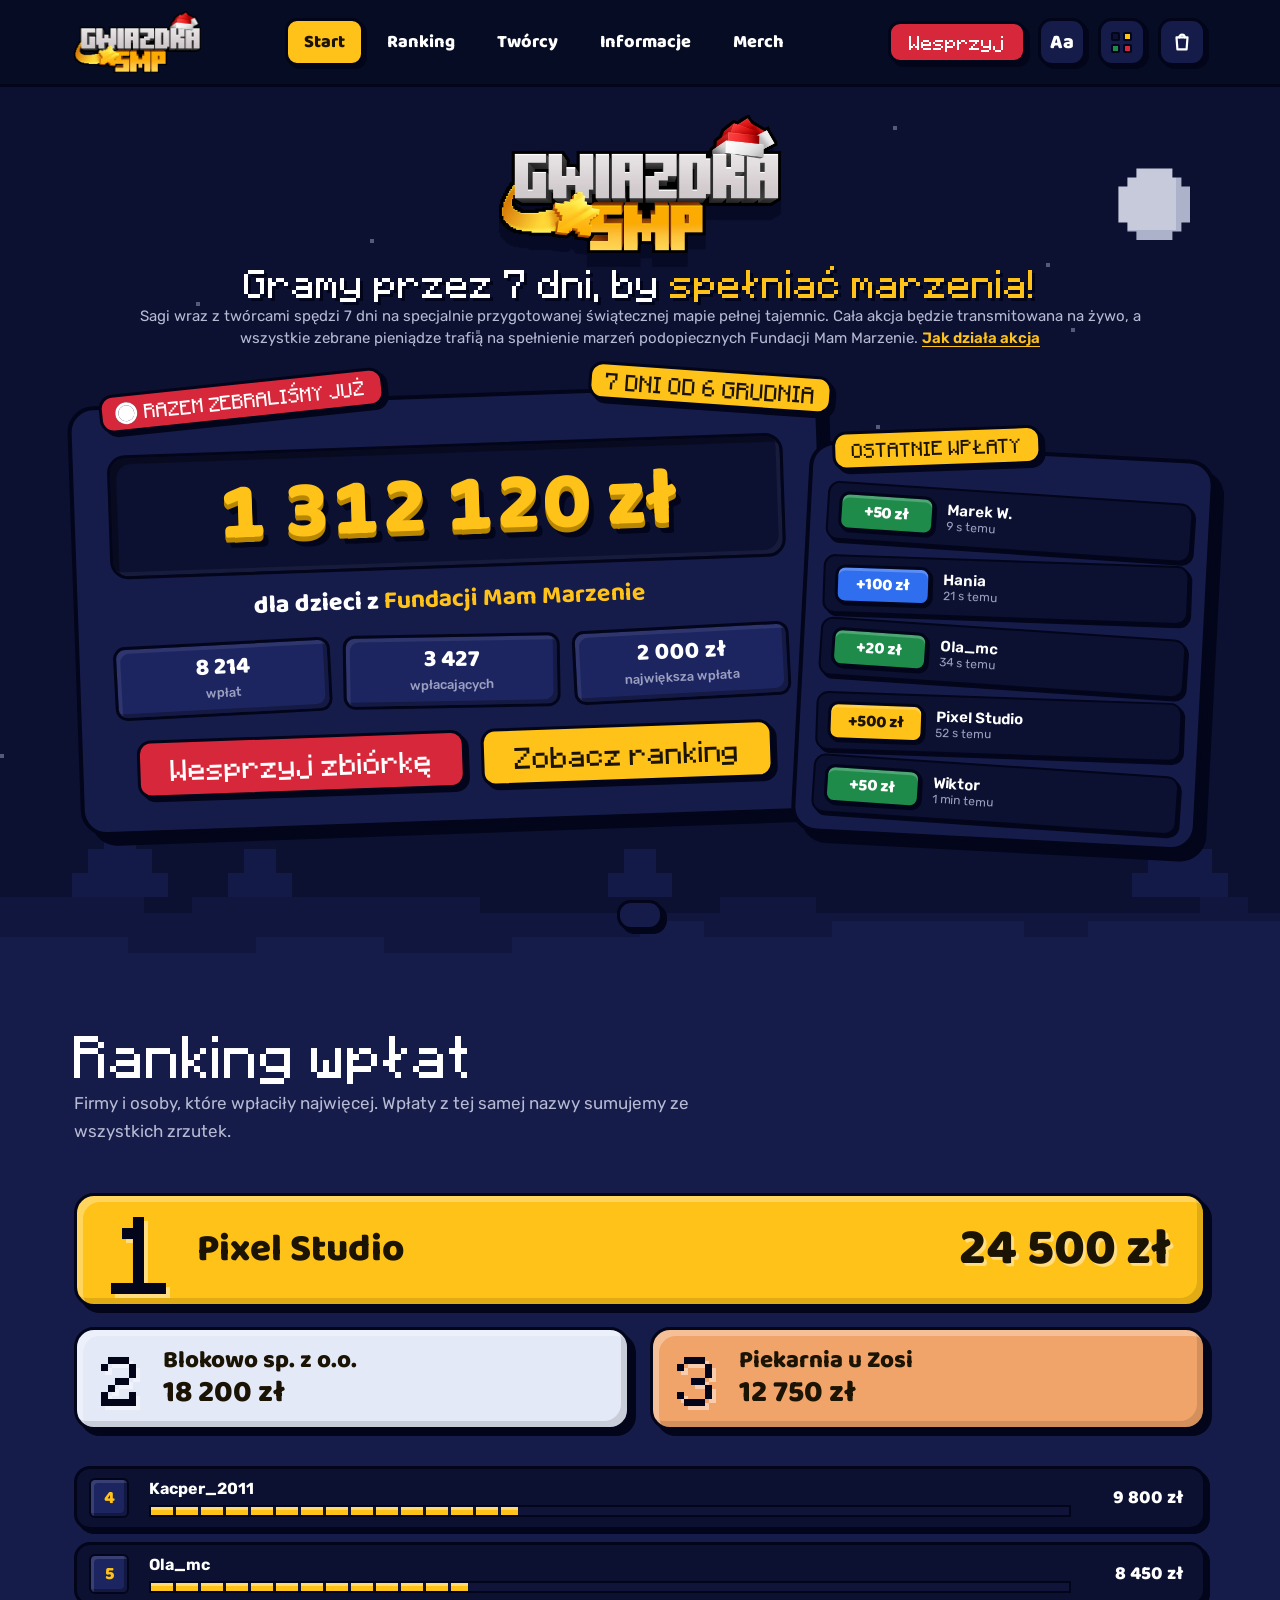
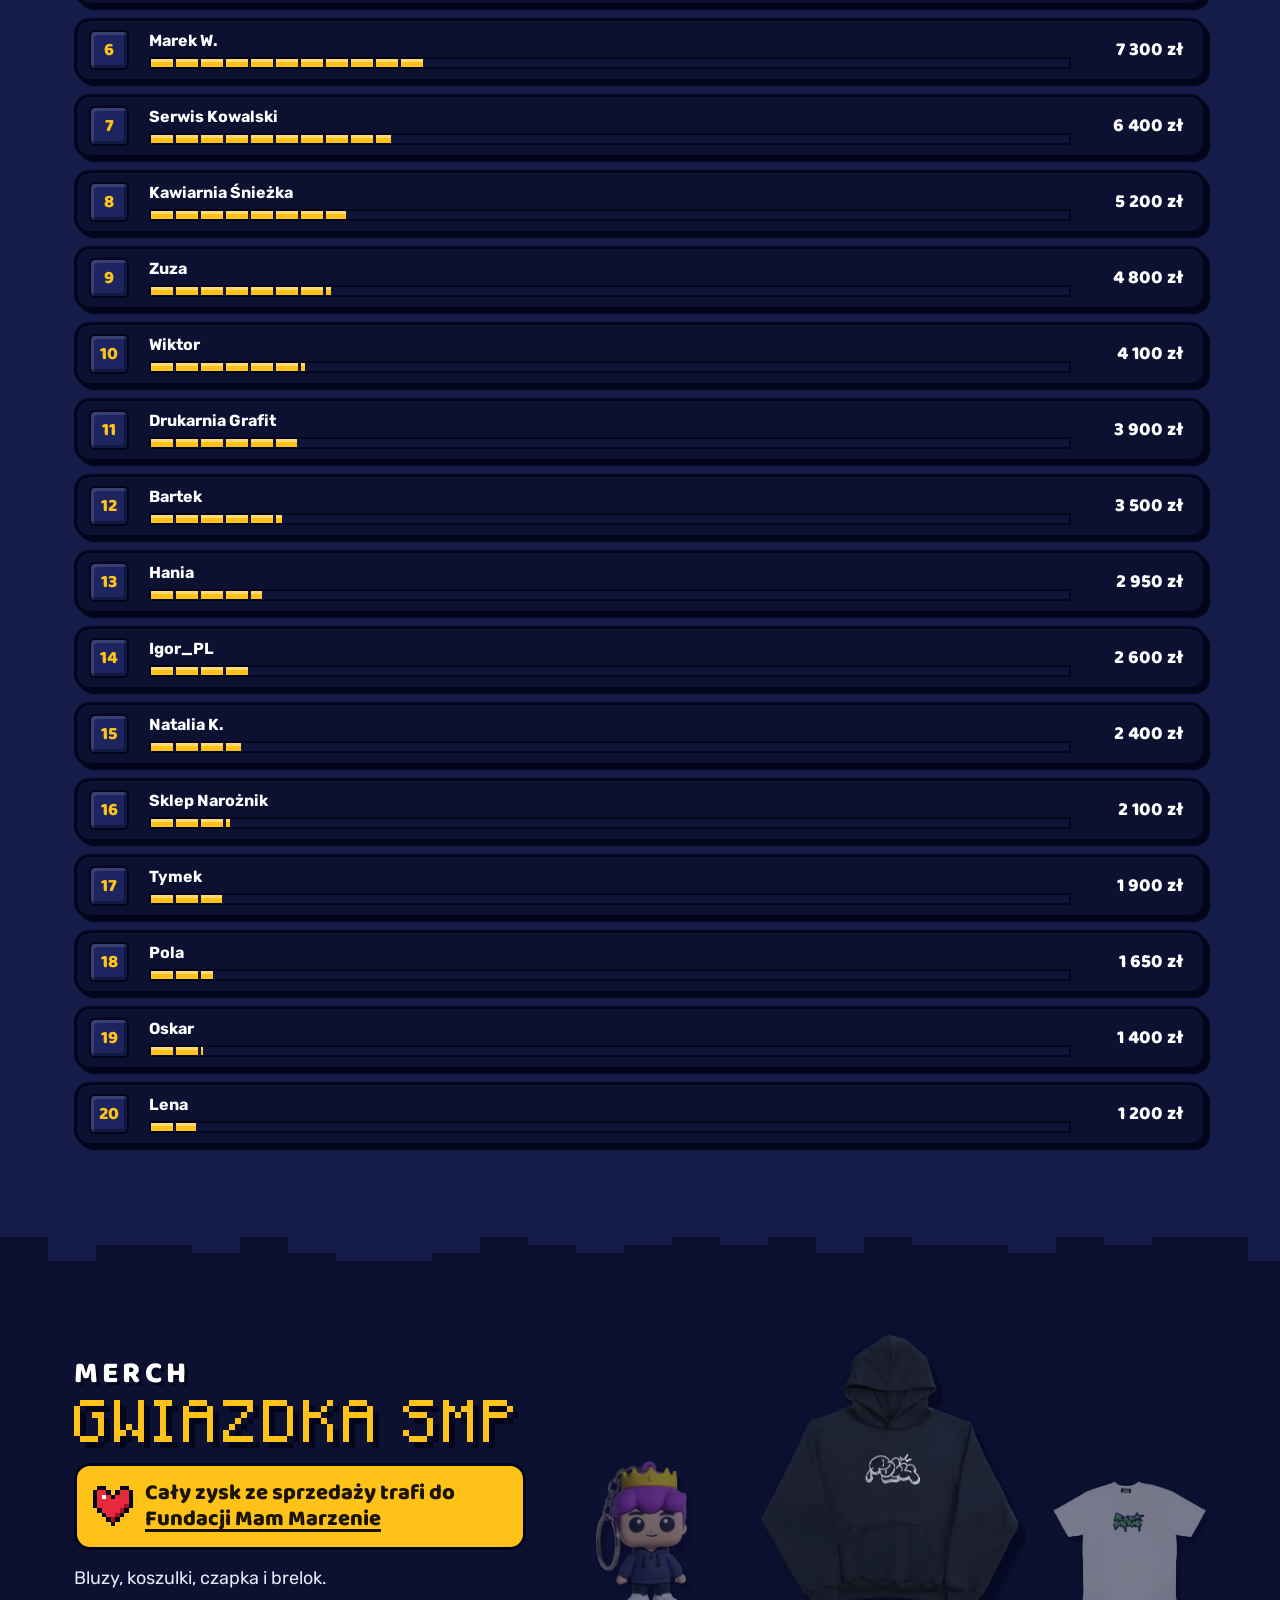
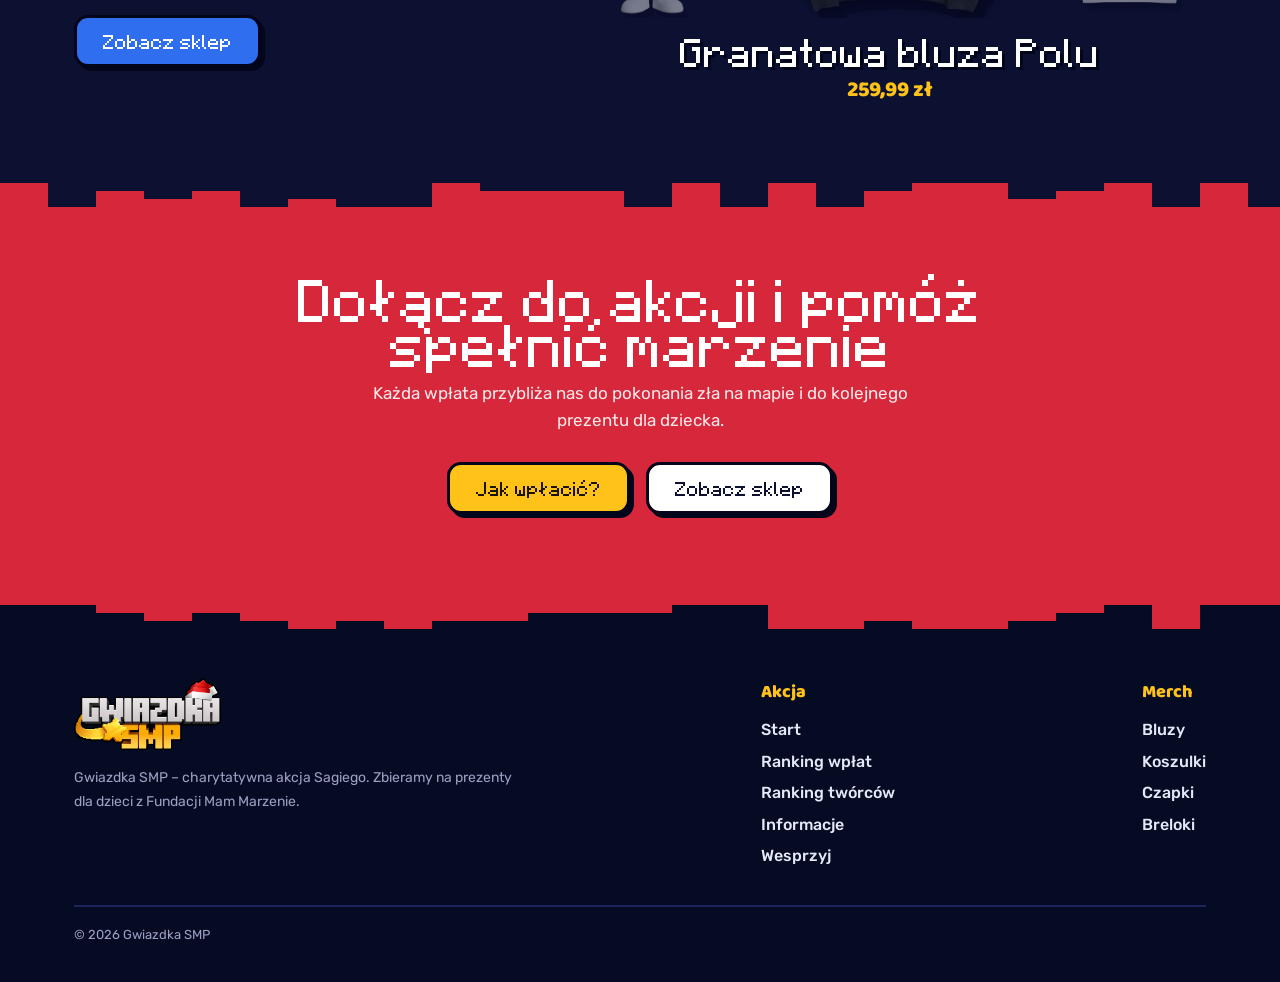
<file: index.html>
<!DOCTYPE html>
<html lang="pl">
<head>
<meta charset="UTF-8">
<meta name="viewport" content="width=device-width, initial-scale=1">
<title>Gwiazdka SMP – Gramy przez 7 dni, by spełniać marzenia!</title>
<meta name="description" content="Sagi wraz z twórcami spędzi 7 dni na specjalnie przygotowanej świątecznej mapie pełnej tajemnic. Cała akcja będzie transmitowana na żywo, a wszystkie zebrane pieniądze trafią na spełnienie marzeń podopiecznych Fundacji Mam Marzenie.">
<meta name="robots" content="noindex">
<link rel="icon" href="logo.webp">
<link rel="preconnect" href="https://fonts.googleapis.com">
<link rel="preconnect" href="https://fonts.gstatic.com" crossorigin>
<link href="https://fonts.googleapis.com/css2?family=Baloo+2:wght@800&family=Poppins:wght@400;500;600;700&family=Rubik:wght@400;500;600;700&display=swap" rel="stylesheet">
<link rel="stylesheet" href="styles.css?v=20261124y">
<script>if(sessionStorage.getItem("wipe")&&!matchMedia("(prefers-reduced-motion: reduce)").matches)document.documentElement.classList.add("wipe-in");sessionStorage.removeItem("wipe");var t=localStorage.getItem("gwiazdka-theme");if(t&&t!=="dark")document.documentElement.dataset.theme=t;if(localStorage.getItem("gwiazdka-font")==="sagi")document.documentElement.dataset.font="sagi";setTimeout(function(){document.documentElement.classList.remove("wipe-in")},1500)</script>
</head>
<body>

<svg width="0" height="0" style="position:absolute" aria-hidden="true">
  <symbol id="heart" viewBox="0 0 9 9" shape-rendering="crispEdges"><rect x="1" y="0" width="2" height="1" fill="#03051a"/><rect x="6" y="0" width="2" height="1" fill="#03051a"/><rect x="0" y="1" width="1" height="1" fill="#03051a"/><rect x="1" y="1" width="2" height="1" fill="#e8283c"/><rect x="3" y="1" width="1" height="1" fill="#03051a"/><rect x="5" y="1" width="1" height="1" fill="#03051a"/><rect x="6" y="1" width="2" height="1" fill="#e8283c"/><rect x="8" y="1" width="1" height="1" fill="#03051a"/><rect x="0" y="2" width="1" height="1" fill="#03051a"/><rect x="1" y="2" width="1" height="1" fill="#e8283c"/><rect x="2" y="2" width="1" height="1" fill="#fff"/><rect x="3" y="2" width="1" height="1" fill="#e8283c"/><rect x="4" y="2" width="1" height="1" fill="#03051a"/><rect x="5" y="2" width="3" height="1" fill="#e8283c"/><rect x="8" y="2" width="1" height="1" fill="#03051a"/><rect x="0" y="3" width="1" height="1" fill="#03051a"/><rect x="1" y="3" width="7" height="1" fill="#e8283c"/><rect x="8" y="3" width="1" height="1" fill="#03051a"/><rect x="0" y="4" width="1" height="1" fill="#03051a"/><rect x="1" y="4" width="6" height="1" fill="#e8283c"/><rect x="7" y="4" width="1" height="1" fill="#a3121f"/><rect x="8" y="4" width="1" height="1" fill="#03051a"/><rect x="1" y="5" width="1" height="1" fill="#03051a"/><rect x="2" y="5" width="4" height="1" fill="#e8283c"/><rect x="6" y="5" width="1" height="1" fill="#a3121f"/><rect x="7" y="5" width="1" height="1" fill="#03051a"/><rect x="2" y="6" width="1" height="1" fill="#03051a"/><rect x="3" y="6" width="2" height="1" fill="#e8283c"/><rect x="5" y="6" width="1" height="1" fill="#a3121f"/><rect x="6" y="6" width="1" height="1" fill="#03051a"/><rect x="3" y="7" width="1" height="1" fill="#03051a"/><rect x="4" y="7" width="1" height="1" fill="#a3121f"/><rect x="5" y="7" width="1" height="1" fill="#03051a"/><rect x="4" y="8" width="1" height="1" fill="#03051a"/></symbol>
</svg>

<header class="header">
  <div class="wrap header__in">
    <a class="logo" href="index.html" aria-label="Gwiazdka SMP – strona główna"><img src="logo.webp" alt="Gwiazdka SMP" width="127" height="62"></a>
    <nav class="nav" id="nav">
      <a href="#start" data-sec="start" class="active">Start</a>
      <a href="#ranking" data-sec="ranking">Ranking</a>
      <a href="tworcy.html">Twórcy</a>
      <a href="informacje.html">Informacje</a>
      <a href="merch.html">Merch</a>
    </nav>
    <div class="header__end">
      <a class="btn btn--red btn--sm" href="#wesprzyj" data-link="donate">Wesprzyj</a>
      <button class="icon-btn font-btn" id="fontBtn" aria-label="Czcionki jak na sagi.store" aria-pressed="false"><span aria-hidden="true">Aa</span></button>
      <div class="theme-wrap">
        <button class="icon-btn theme-btn" id="themeBtn" aria-label="Kolory strony" aria-haspopup="true" aria-expanded="false" aria-controls="themes"><i aria-hidden="true"><b style="background:#0c1031"></b><b style="background:#ffc218"></b><b style="background:#1e8b4b"></b><b style="background:#d6283a"></b></i></button>
        <div class="themes" id="themes" role="group" aria-label="Kolory strony" hidden></div>
      </div>
      <a class="icon-btn" href="merch.html#koszyk" aria-label="Koszyk">
        <svg viewBox="0 0 24 24" fill="none" stroke="currentColor" stroke-width="2.4" stroke-linecap="round" stroke-linejoin="round"><path d="M6 7h12l-1 13H7L6 7z"/><path d="M9 7a3 3 0 0 1 6 0"/></svg>
        <span class="cart-count" id="cartCount" hidden>0</span>
      </a>
      <button class="icon-btn burger" id="burger" aria-label="Menu" aria-expanded="false" aria-controls="nav">
        <svg viewBox="0 0 24 24" fill="none" stroke="currentColor" stroke-width="2.6" stroke-linecap="round"><path d="M4 7h16M4 12h16M4 17h16"/></svg>
      </button>
    </div>
  </div>
</header>

<main>
<section class="hero" id="start">
  <div class="sky" data-stars aria-hidden="true"></div>
  <div class="moon" aria-hidden="true"></div>
  <div class="hero__in">
    <img class="hero__logo" src="logo.webp" alt="Gwiazdka SMP" width="460" height="225">
    <h1>Gramy przez 7 dni, by <span class="gold">spełniać marzenia!</span></h1>
    <p class="hero__lead">Sagi wraz z twórcami spędzi 7 dni na specjalnie przygotowanej świątecznej mapie pełnej tajemnic. Cała akcja będzie transmitowana na żywo, a wszystkie zebrane pieniądze trafią na spełnienie marzeń podopiecznych Fundacji Mam Marzenie. <a href="informacje.html">Jak działa akcja</a></p>

    <div class="duo">
      <section class="box box--sum" aria-labelledby="sumTitle">
        <span class="tag tag--live"><span class="rec" aria-label="Transmisja na żywo"></span><span id="sumTitle">Razem zebraliśmy już</span></span>
        <span class="tag tag--days">7 dni od 6 grudnia</span>
        <div class="box__body">
          <div class="box__well" id="counter"><span class="counter__num" id="total">1&nbsp;312&nbsp;120&nbsp;zł</span></div>
          <div class="box__for">dla dzieci z <b>Fundacji Mam Marzenie</b></div>
          <ul class="stats">
            <li><b id="stCount">8&nbsp;214</b><span>wpłat</span></li>
            <li><b id="stPeople">3&nbsp;427</b><span>wpłacających</span></li>
            <li><b id="stMax">2&nbsp;000&nbsp;zł</b><span>największa wpłata</span></li>
          </ul>
          <div class="hero__btns">
            <a class="btn btn--red" href="#wesprzyj" data-link="donate">Wesprzyj zbiórkę</a>
            <a class="btn" href="#ranking">Zobacz ranking</a>
          </div>
        </div>
      </section>

      <section class="box box--feed" aria-labelledby="feedTitle">
        <span class="tag tag--feed" id="feedTitle">Ostatnie wpłaty</span>
        <ul class="feed" id="feed"></ul>
      </section>
    </div>
  </div>
  <div class="land" data-land aria-hidden="true"></div>
</section>

<section class="rank" id="ranking">
  <div class="wrap">
    <div class="rank__head">
      <div>
        <h2 class="h2">Ranking wpłat</h2>
        <p class="lead">Firmy i osoby, które wpłaciły najwięcej. Wpłaty z tej samej nazwy sumujemy ze wszystkich zrzutek.</p>
      </div>
    </div>
    <div class="rank__grid">
      <div class="rank__main">
        <div class="champs" id="podium"></div>
        <ol class="list" id="list"></ol>
      </div>
    </div>
  </div>
</section>

<section class="mband" id="merch">
  <div class="cap" data-cap="#161c4a" aria-hidden="true"></div>
  <div class="wrap mband__grid">
    <div class="mband__text">
      <h2 class="mtitle">Merch <span>GWIAZDKA&nbsp;SMP</span></h2>
      <p class="profit profit--big"><svg aria-hidden="true"><use href="#heart"/></svg><span>Cały zysk ze sprzedaży trafi do <b>Fundacji Mam Marzenie</b></span></p>
      <p class="lead">Bluzy, koszulki, czapka i brelok.</p>
      <a class="btn btn--blue" href="merch.html">Zobacz sklep</a>
    </div>
    <a class="flow" href="merch.html" aria-label="Zobacz merch">
      <span class="flow__stage" id="flowStage"></span>
      <span class="flow__label"><span class="flow__name" id="flowName"></span><span class="flow__price" id="flowPrice"></span></span>
    </a>
  </div>
</section>

<section class="cta" id="wesprzyj">
  <div class="cap" data-cap="#0c1031" aria-hidden="true"></div>
  <div class="wrap">
    <h2 class="h2">Dołącz do akcji i pomóż spełnić marzenie</h2>
    <p>Każda wpłata przybliża nas do pokonania zła na mapie i do kolejnego prezentu dla dziecka.</p>
    <div class="cta__btns">
      <a class="btn" href="#wesprzyj" data-link="how">Jak wpłacić?</a>
      <a class="btn btn--white" href="merch.html">Zobacz sklep</a>
    </div>
  </div>
</section>
</main>

<footer class="footer">
  <div class="cap" data-cap="#d6283a" aria-hidden="true"></div>
  <div class="wrap">
    <div class="footer__cols">
      <div class="footer__brand">
        <img src="logo.webp" alt="Gwiazdka SMP" width="147" height="72" loading="lazy">
        <p>Gwiazdka SMP – charytatywna akcja Sagiego. Zbieramy na prezenty dla dzieci z Fundacji Mam Marzenie.</p>
      </div>
      <div>
        <h4>Akcja</h4>
        <ul>
          <li><a href="#start">Start</a></li>
          <li><a href="#ranking">Ranking wpłat</a></li>
          <li><a href="tworcy.html">Ranking twórców</a></li>
          <li><a href="informacje.html">Informacje</a></li>
          <li><a href="#wesprzyj" data-link="donate">Wesprzyj</a></li>
        </ul>
      </div>
      <div>
        <h4>Merch</h4>
        <ul>
          <li><a href="merch.html#bluzy">Bluzy</a></li>
          <li><a href="merch.html#koszulki">Koszulki</a></li>
          <li><a href="merch.html#czapki">Czapki</a></li>
          <li><a href="merch.html#breloki">Breloki</a></li>
        </ul>
      </div>
    </div>
    <div class="footer__bottom">© 2026 Gwiazdka SMP</div>
  </div>
</footer>

<div class="toast" id="toast" role="status" aria-live="polite"></div>

<script src="common.js?v=20261124y"></script>
<script src="ranking.js?v=20261124y"></script>
<script src="home.js?v=20261124y"></script>
</body>
</html>
</file>
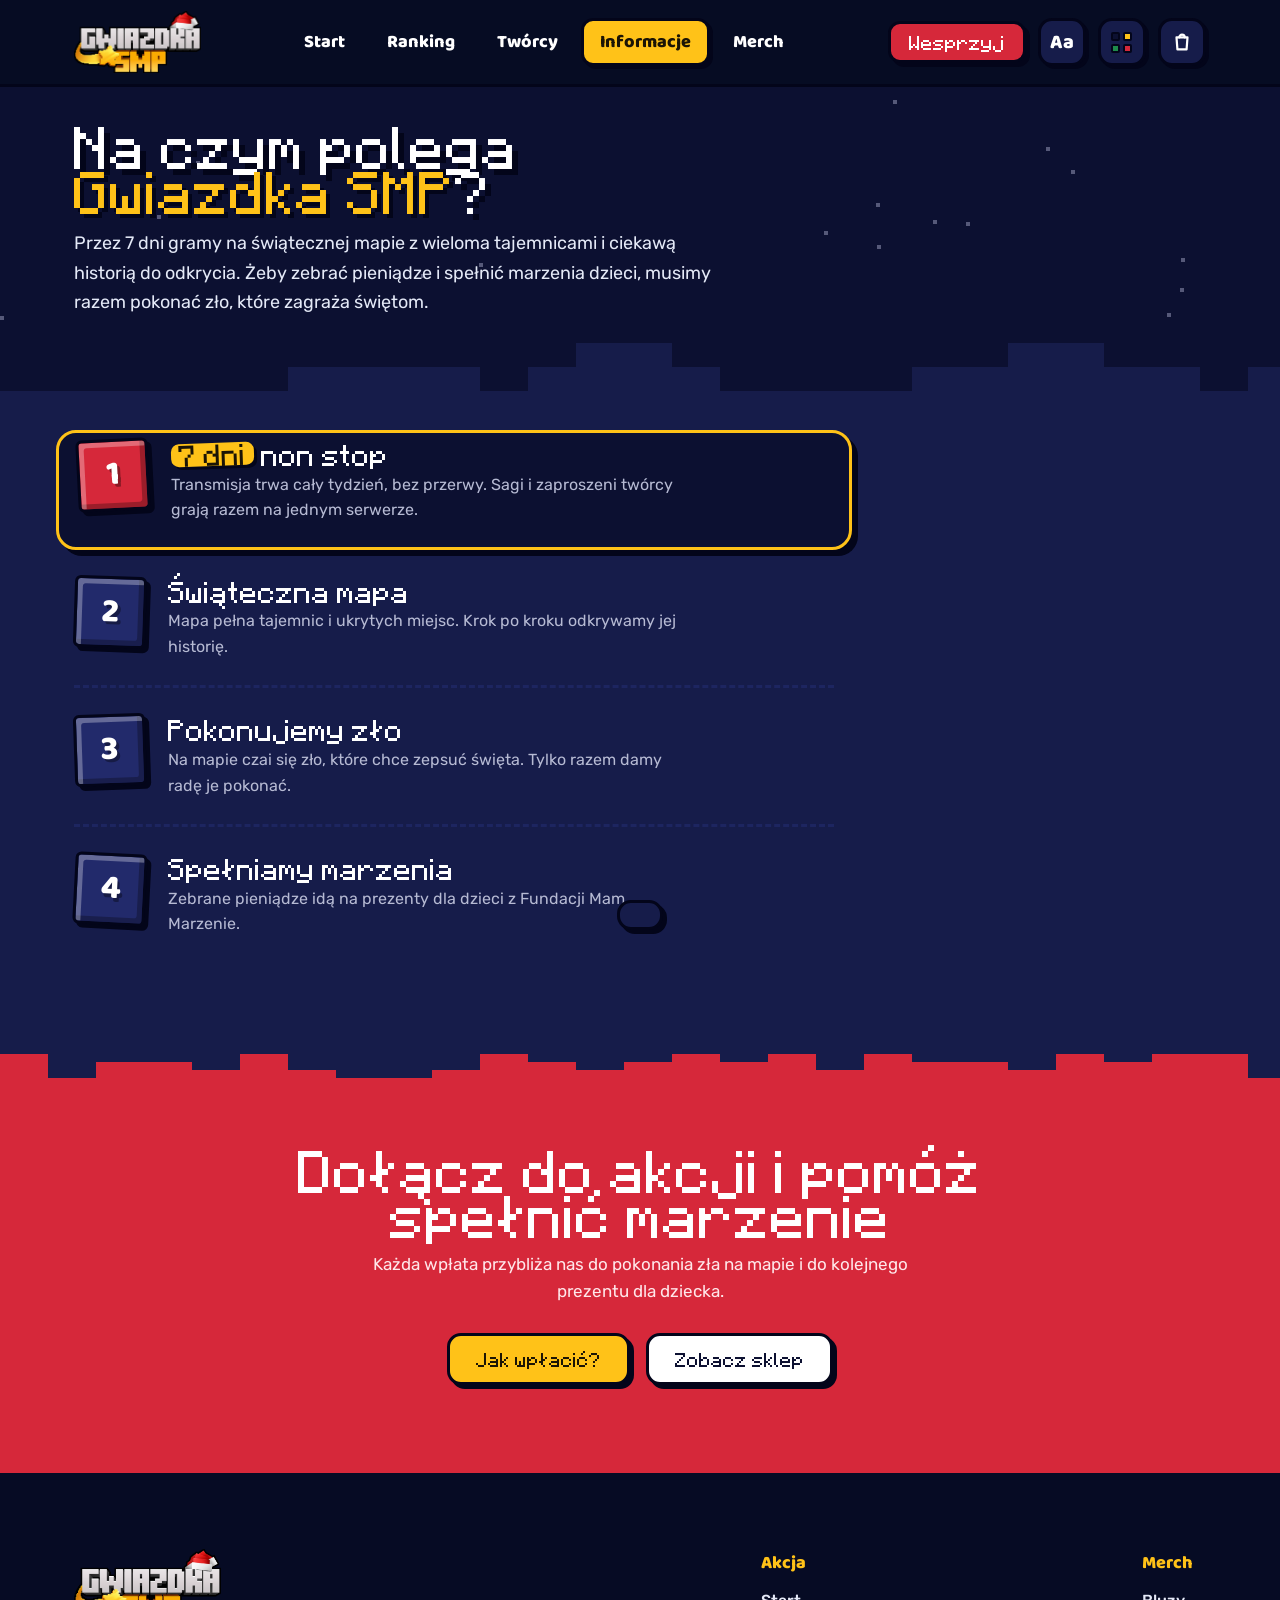
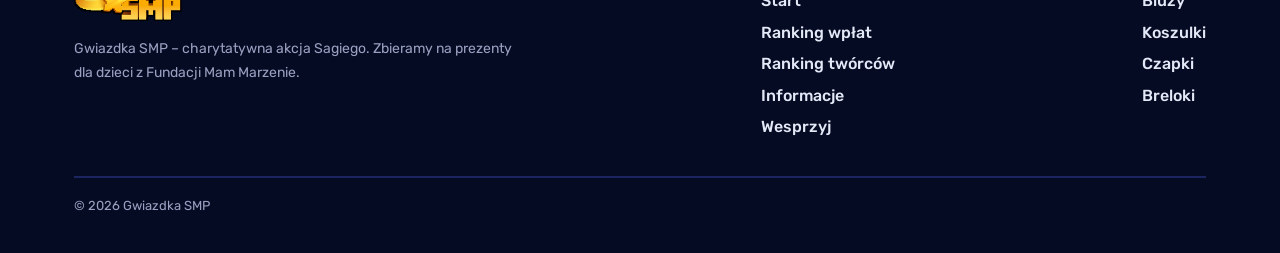
<file: informacje.html>
<!DOCTYPE html>
<html lang="pl">
<head>
<meta charset="UTF-8">
<meta name="viewport" content="width=device-width, initial-scale=1">
<title>Informacje – Gwiazdka SMP</title>
<meta name="description" content="Na czym polega Gwiazdka SMP: 7 dni na charytatywnym serwerze Minecraft, zbiórka dla Fundacji Mam Marzenie.">
<meta name="robots" content="noindex">
<link rel="icon" href="logo.webp">
<link rel="preconnect" href="https://fonts.googleapis.com">
<link rel="preconnect" href="https://fonts.gstatic.com" crossorigin>
<link href="https://fonts.googleapis.com/css2?family=Baloo+2:wght@800&family=Poppins:wght@400;500;600;700&family=Rubik:wght@400;500;600;700&display=swap" rel="stylesheet">
<link rel="stylesheet" href="styles.css?v=20261124y">
<script>if(sessionStorage.getItem("wipe")&&!matchMedia("(prefers-reduced-motion: reduce)").matches)document.documentElement.classList.add("wipe-in");sessionStorage.removeItem("wipe");var t=localStorage.getItem("gwiazdka-theme");if(t&&t!=="dark")document.documentElement.dataset.theme=t;if(localStorage.getItem("gwiazdka-font")==="sagi")document.documentElement.dataset.font="sagi";setTimeout(function(){document.documentElement.classList.remove("wipe-in")},1500)</script>
</head>
<body>

<header class="header">
  <div class="wrap header__in">
    <a class="logo" href="index.html" aria-label="Gwiazdka SMP – strona główna"><img src="logo.webp" alt="Gwiazdka SMP" width="127" height="62"></a>
    <nav class="nav" id="nav">
      <a href="index.html#start">Start</a>
      <a href="index.html#ranking">Ranking</a>
      <a href="tworcy.html">Twórcy</a>
      <a href="informacje.html" class="active" aria-current="page">Informacje</a>
      <a href="merch.html">Merch</a>
    </nav>
    <div class="header__end">
      <a class="btn btn--red btn--sm" href="index.html#wesprzyj" data-link="donate">Wesprzyj</a>
      <button class="icon-btn font-btn" id="fontBtn" aria-label="Czcionki jak na sagi.store" aria-pressed="false"><span aria-hidden="true">Aa</span></button>
      <div class="theme-wrap">
        <button class="icon-btn theme-btn" id="themeBtn" aria-label="Kolory strony" aria-haspopup="true" aria-expanded="false" aria-controls="themes"><i aria-hidden="true"><b style="background:#0c1031"></b><b style="background:#ffc218"></b><b style="background:#1e8b4b"></b><b style="background:#d6283a"></b></i></button>
        <div class="themes" id="themes" role="group" aria-label="Kolory strony" hidden></div>
      </div>
      <a class="icon-btn" href="merch.html#koszyk" aria-label="Koszyk">
        <svg viewBox="0 0 24 24" fill="none" stroke="currentColor" stroke-width="2.4" stroke-linecap="round" stroke-linejoin="round"><path d="M6 7h12l-1 13H7L6 7z"/><path d="M9 7a3 3 0 0 1 6 0"/></svg>
        <span class="cart-count" id="cartCount" hidden>0</span>
      </a>
      <button class="icon-btn burger" id="burger" aria-label="Menu" aria-expanded="false" aria-controls="nav">
        <svg viewBox="0 0 24 24" fill="none" stroke="currentColor" stroke-width="2.6" stroke-linecap="round"><path d="M4 7h16M4 12h16M4 17h16"/></svg>
      </button>
    </div>
  </div>
</header>

<main>
<section class="phead">
  <div class="sky" data-stars aria-hidden="true"></div>
  <div class="wrap phead__in">
    <h1>Na czym polega <span class="gold">Gwiazdka&nbsp;SMP</span>?</h1>
    <p class="lead">Przez 7 dni gramy na świątecznej mapie z wieloma tajemnicami i ciekawą historią do odkrycia. Żeby zebrać pieniądze i spełnić marzenia dzieci, musimy razem pokonać zło, które zagraża świętom.</p>
  </div>
  <div class="ground" data-ground="#161c4a" aria-hidden="true"></div>
</section>

<section class="how how--page">
  <div class="wrap">
    <ol class="steps">
      <li class="step step--key"><span class="step__n" style="--r:-3deg">1</span><div><h3><mark>7 dni</mark> non stop</h3><p>Transmisja trwa cały tydzień, bez przerwy. Sagi i zaproszeni twórcy grają razem na jednym serwerze.</p></div></li>
      <li class="step"><span class="step__n" style="--r:2deg">2</span><div><h3>Świąteczna mapa</h3><p>Mapa pełna tajemnic i ukrytych miejsc. Krok po kroku odkrywamy jej historię.</p></div></li>
      <li class="step"><span class="step__n" style="--r:-2deg">3</span><div><h3>Pokonujemy zło</h3><p>Na mapie czai się zło, które chce zepsuć święta. Tylko razem damy radę je pokonać.</p></div></li>
      <li class="step"><span class="step__n" style="--r:3deg">4</span><div><h3>Spełniamy marzenia</h3><p>Zebrane pieniądze idą na prezenty dla dzieci z Fundacji Mam Marzenie.</p></div></li>
    </ol>
  </div>
</section>

<section class="cta" id="wesprzyj">
  <div class="cap" data-cap="#161c4a" aria-hidden="true"></div>
  <div class="wrap">
    <h2 class="h2">Dołącz do akcji i pomóż spełnić marzenie</h2>
    <p>Każda wpłata przybliża nas do pokonania zła na mapie i do kolejnego prezentu dla dziecka.</p>
    <div class="cta__btns">
      <a class="btn" href="#wesprzyj" data-link="how">Jak wpłacić?</a>
      <a class="btn btn--white" href="merch.html">Zobacz sklep</a>
    </div>
  </div>
</section>
</main>

<footer class="footer">
  <div class="wrap">
    <div class="footer__cols">
      <div class="footer__brand">
        <img src="logo.webp" alt="Gwiazdka SMP" width="147" height="72" loading="lazy">
        <p>Gwiazdka SMP – charytatywna akcja Sagiego. Zbieramy na prezenty dla dzieci z Fundacji Mam Marzenie.</p>
      </div>
      <div>
        <h4>Akcja</h4>
        <ul>
          <li><a href="index.html#start">Start</a></li>
          <li><a href="index.html#ranking">Ranking wpłat</a></li>
          <li><a href="tworcy.html">Ranking twórców</a></li>
          <li><a href="informacje.html">Informacje</a></li>
          <li><a href="index.html#wesprzyj" data-link="donate">Wesprzyj</a></li>
        </ul>
      </div>
      <div>
        <h4>Merch</h4>
        <ul>
          <li><a href="merch.html#bluzy">Bluzy</a></li>
          <li><a href="merch.html#koszulki">Koszulki</a></li>
          <li><a href="merch.html#czapki">Czapki</a></li>
          <li><a href="merch.html#breloki">Breloki</a></li>
        </ul>
      </div>
    </div>
    <div class="footer__bottom">© 2026 Gwiazdka SMP</div>
  </div>
</footer>

<div class="toast" id="toast" role="status" aria-live="polite"></div>

<script src="common.js?v=20261124y"></script>

</body>
</html>
</file>
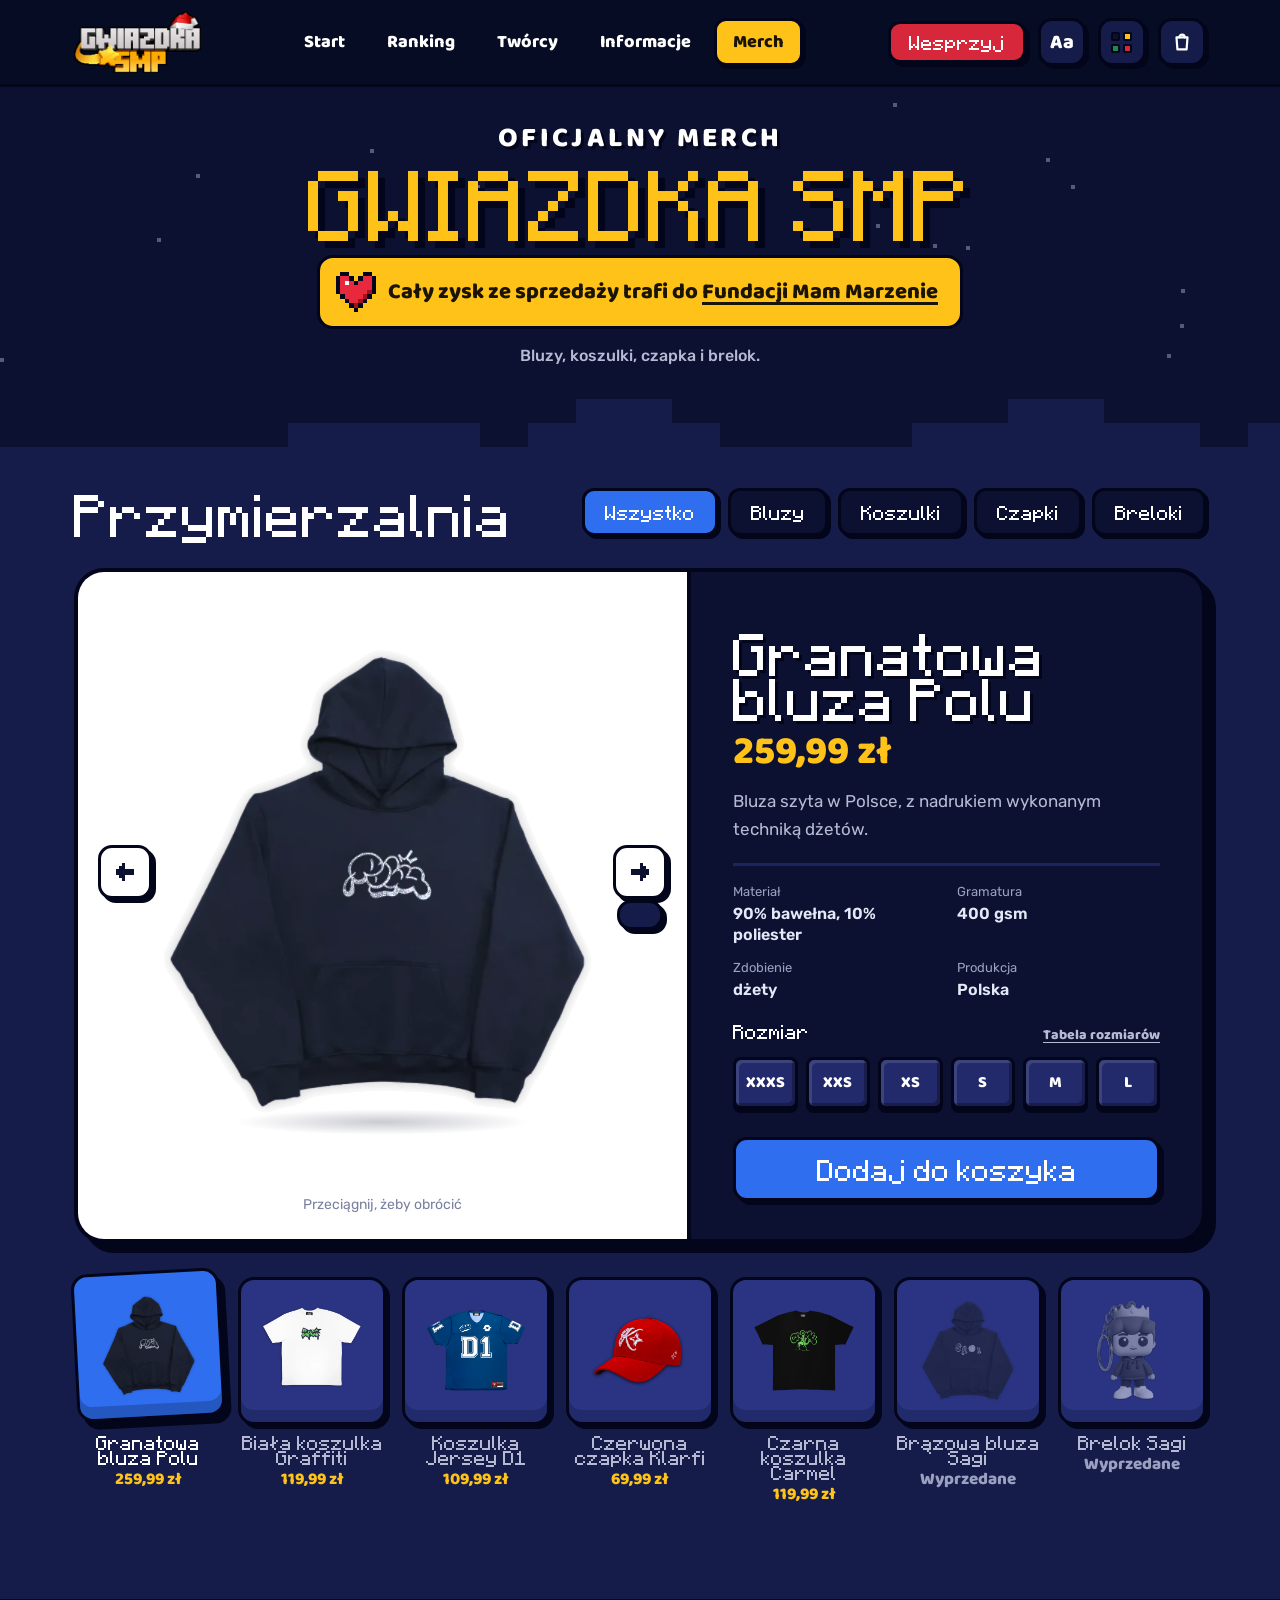
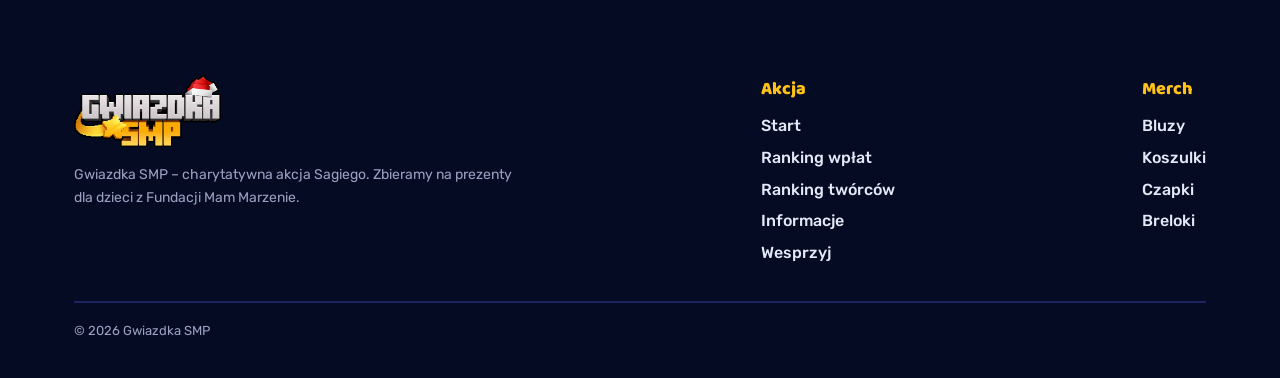
<file: merch.html>
<!DOCTYPE html>
<html lang="pl">
<head>
<meta charset="UTF-8">
<meta name="viewport" content="width=device-width, initial-scale=1">
<title>Oficjalny merch GWIAZDKA SMP</title>
<meta name="description" content="Bluzy, koszulki, czapka i brelok GWIAZDKA SMP. Cały zysk ze sprzedaży trafi do Fundacji Mam Marzenie.">
<meta name="robots" content="noindex">
<link rel="icon" href="logo.webp">
<link rel="preconnect" href="https://fonts.googleapis.com">
<link rel="preconnect" href="https://fonts.gstatic.com" crossorigin>
<link href="https://fonts.googleapis.com/css2?family=Baloo+2:wght@800&family=Poppins:wght@400;500;600;700&family=Rubik:wght@400;500;600;700&display=swap" rel="stylesheet">
<link rel="stylesheet" href="styles.css?v=20261124y">
<script>if(sessionStorage.getItem("wipe")&&!matchMedia("(prefers-reduced-motion: reduce)").matches)document.documentElement.classList.add("wipe-in");sessionStorage.removeItem("wipe");var t=localStorage.getItem("gwiazdka-theme");if(t&&t!=="dark")document.documentElement.dataset.theme=t;if(localStorage.getItem("gwiazdka-font")==="sagi")document.documentElement.dataset.font="sagi";setTimeout(function(){document.documentElement.classList.remove("wipe-in")},1500)</script>
</head>
<body>

<svg width="0" height="0" style="position:absolute" aria-hidden="true">
  <symbol id="heart" viewBox="0 0 9 9" shape-rendering="crispEdges"><rect x="1" y="0" width="2" height="1" fill="#03051a"/><rect x="6" y="0" width="2" height="1" fill="#03051a"/><rect x="0" y="1" width="1" height="1" fill="#03051a"/><rect x="1" y="1" width="2" height="1" fill="#e8283c"/><rect x="3" y="1" width="1" height="1" fill="#03051a"/><rect x="5" y="1" width="1" height="1" fill="#03051a"/><rect x="6" y="1" width="2" height="1" fill="#e8283c"/><rect x="8" y="1" width="1" height="1" fill="#03051a"/><rect x="0" y="2" width="1" height="1" fill="#03051a"/><rect x="1" y="2" width="1" height="1" fill="#e8283c"/><rect x="2" y="2" width="1" height="1" fill="#fff"/><rect x="3" y="2" width="1" height="1" fill="#e8283c"/><rect x="4" y="2" width="1" height="1" fill="#03051a"/><rect x="5" y="2" width="3" height="1" fill="#e8283c"/><rect x="8" y="2" width="1" height="1" fill="#03051a"/><rect x="0" y="3" width="1" height="1" fill="#03051a"/><rect x="1" y="3" width="7" height="1" fill="#e8283c"/><rect x="8" y="3" width="1" height="1" fill="#03051a"/><rect x="0" y="4" width="1" height="1" fill="#03051a"/><rect x="1" y="4" width="6" height="1" fill="#e8283c"/><rect x="7" y="4" width="1" height="1" fill="#a3121f"/><rect x="8" y="4" width="1" height="1" fill="#03051a"/><rect x="1" y="5" width="1" height="1" fill="#03051a"/><rect x="2" y="5" width="4" height="1" fill="#e8283c"/><rect x="6" y="5" width="1" height="1" fill="#a3121f"/><rect x="7" y="5" width="1" height="1" fill="#03051a"/><rect x="2" y="6" width="1" height="1" fill="#03051a"/><rect x="3" y="6" width="2" height="1" fill="#e8283c"/><rect x="5" y="6" width="1" height="1" fill="#a3121f"/><rect x="6" y="6" width="1" height="1" fill="#03051a"/><rect x="3" y="7" width="1" height="1" fill="#03051a"/><rect x="4" y="7" width="1" height="1" fill="#a3121f"/><rect x="5" y="7" width="1" height="1" fill="#03051a"/><rect x="4" y="8" width="1" height="1" fill="#03051a"/></symbol>
</svg>

<header class="header">
  <div class="wrap header__in">
    <a class="logo" href="index.html" aria-label="Gwiazdka SMP – strona główna"><img src="logo.webp" alt="Gwiazdka SMP" width="127" height="62"></a>
    <nav class="nav" id="nav">
      <a href="index.html#start">Start</a>
      <a href="index.html#ranking">Ranking</a>
      <a href="tworcy.html">Twórcy</a>
      <a href="informacje.html">Informacje</a>
      <a href="merch.html" class="active" aria-current="page">Merch</a>
    </nav>
    <div class="header__end">
      <a class="btn btn--red btn--sm" href="index.html#wesprzyj" data-link="donate">Wesprzyj</a>
      <button class="icon-btn font-btn" id="fontBtn" aria-label="Czcionki jak na sagi.store" aria-pressed="false"><span aria-hidden="true">Aa</span></button>
      <div class="theme-wrap">
        <button class="icon-btn theme-btn" id="themeBtn" aria-label="Kolory strony" aria-haspopup="true" aria-expanded="false" aria-controls="themes"><i aria-hidden="true"><b style="background:#0c1031"></b><b style="background:#ffc218"></b><b style="background:#1e8b4b"></b><b style="background:#d6283a"></b></i></button>
        <div class="themes" id="themes" role="group" aria-label="Kolory strony" hidden></div>
      </div>
      <button class="icon-btn" id="cartBtn" aria-label="Koszyk">
        <svg viewBox="0 0 24 24" fill="none" stroke="currentColor" stroke-width="2.4" stroke-linecap="round" stroke-linejoin="round"><path d="M6 7h12l-1 13H7L6 7z"/><path d="M9 7a3 3 0 0 1 6 0"/></svg>
        <span class="cart-count" id="cartCount" hidden>0</span>
      </button>
      <button class="icon-btn burger" id="burger" aria-label="Menu" aria-expanded="false" aria-controls="nav">
        <svg viewBox="0 0 24 24" fill="none" stroke="currentColor" stroke-width="2.6" stroke-linecap="round"><path d="M4 7h16M4 12h16M4 17h16"/></svg>
      </button>
    </div>
  </div>
</header>

<main>
<section class="phero">
  <div class="sky" data-stars aria-hidden="true"></div>
  <svg class="comet" viewBox="0 0 120 40" shape-rendering="crispEdges" aria-hidden="true">
    <rect x="0" y="20" width="16" height="4" fill="#ffc218" opacity=".15"/><rect x="16" y="18" width="20" height="6" fill="#ffc218" opacity=".25"/>
    <rect x="36" y="17" width="22" height="8" fill="#ffd95a" opacity=".4"/><rect x="58" y="16" width="22" height="10" fill="#ffe58a" opacity=".6"/>
    <rect x="80" y="15" width="12" height="12" fill="#fff3c4" opacity=".85"/>
    <rect x="98" y="6" width="6" height="30" fill="#fff"/><rect x="88" y="18" width="26" height="6" fill="#fff"/>
    <rect x="94" y="13" width="14" height="16" fill="#fff8dc"/><rect x="98" y="17" width="6" height="8" fill="#ffc218"/>
  </svg>
  <div class="wrap phero__in">
    <p class="phero__kicker">Oficjalny merch</p>
    <h1>GWIAZDKA&nbsp;SMP</h1>
    <p class="profit profit--big profit--center"><svg aria-hidden="true"><use href="#heart"/></svg><span>Cały zysk ze sprzedaży trafi do <b>Fundacji Mam Marzenie</b></span></p>
    <p class="phero__text">Bluzy, koszulki, czapka i brelok.</p>
  </div>
  <div class="ground" data-ground="#161c4a" aria-hidden="true"></div>
</section>

<section class="room" id="produkty">
  <div class="wrap">
    <div class="room__head">
      <h2 class="h2">Przymierzalnia</h2>
      <div class="filters" role="group" aria-label="Kategorie">
        <button class="filter" data-cat="all" aria-pressed="true">Wszystko</button>
        <button class="filter" data-cat="bluzy" aria-pressed="false">Bluzy</button>
        <button class="filter" data-cat="koszulki" aria-pressed="false">Koszulki</button>
        <button class="filter" data-cat="czapki" aria-pressed="false">Czapki</button>
        <button class="filter" data-cat="breloki" aria-pressed="false">Breloki</button>
      </div>
    </div>

    <div class="room__box" id="show">
      <div class="stage" id="stage" tabindex="0" aria-label="Podgląd produktu. Przeciągnij albo użyj strzałek, żeby obrócić.">
        <span class="stage__sold" id="stSold" hidden>Wyprzedane</span>
        <button class="stage__arrow stage__arrow--prev" id="prev" aria-label="Poprzedni produkt"><svg viewBox="0 0 8 8" shape-rendering="crispEdges" aria-hidden="true"><path d="M1 3h1v2H1zM2 2h1v4H2zM3 1h1v6H3zM4 3h3v2H4z" fill="currentColor"/></svg></button>
        <button class="stage__arrow stage__arrow--next" id="next" aria-label="Następny produkt"><svg viewBox="0 0 8 8" shape-rendering="crispEdges" aria-hidden="true"><path d="M6 3h1v2H6zM5 2h1v4H5zM4 1h1v6H4zM1 3h3v2H1z" fill="currentColor"/></svg></button>
        <div class="stage__scene">
          <div class="spin" id="spin"><div class="spin__card" id="card"></div><canvas class="spin__gl" id="gl" aria-hidden="true"></canvas></div>
          <span class="shadow" id="shadow" aria-hidden="true"></span>
        </div>
        <span class="stage__hint" id="hint">Przeciągnij, żeby obrócić</span>
      </div>
      <div class="info" id="info" aria-live="polite"></div>
    </div>

    <ol class="rail" id="rail" aria-label="Wszystkie produkty"></ol>
  </div>
</section>
</main>

<footer class="footer">
  <div class="wrap">
    <div class="footer__cols">
      <div class="footer__brand">
        <img src="logo.webp" alt="Gwiazdka SMP" width="147" height="72" loading="lazy">
        <p>Gwiazdka SMP – charytatywna akcja Sagiego. Zbieramy na prezenty dla dzieci z Fundacji Mam Marzenie.</p>
      </div>
      <div>
        <h4>Akcja</h4>
        <ul>
          <li><a href="index.html#start">Start</a></li>
          <li><a href="index.html#ranking">Ranking wpłat</a></li>
          <li><a href="tworcy.html">Ranking twórców</a></li>
          <li><a href="informacje.html">Informacje</a></li>
          <li><a href="index.html#wesprzyj" data-link="donate">Wesprzyj</a></li>
        </ul>
      </div>
      <div>
        <h4>Merch</h4>
        <ul>
          <li><a href="#bluzy">Bluzy</a></li>
          <li><a href="#koszulki">Koszulki</a></li>
          <li><a href="#czapki">Czapki</a></li>
          <li><a href="#breloki">Breloki</a></li>
        </ul>
      </div>
    </div>
    <div class="footer__bottom">© 2026 Gwiazdka SMP</div>
  </div>
</footer>

<dialog class="drawer" id="drawer" aria-labelledby="drawerTitle">
  <div class="drawer__head">
    <h2 id="drawerTitle">Koszyk</h2>
    <button class="icon-btn" data-close aria-label="Zamknij koszyk"><svg viewBox="0 0 24 24" fill="none" stroke="currentColor" stroke-width="2.8" stroke-linecap="round"><path d="M6 6l12 12M18 6L6 18"/></svg></button>
  </div>
  <ul class="drawer__items" id="cartItems"></ul>
  <div class="drawer__foot">
    <div class="drawer__sum"><span>Razem</span><span id="cartSum">0,00 zł</span></div>
    <a class="btn btn--blue" href="platnosc.html" id="checkout">Przejdź do płatności</a>
  </div>
</dialog>

<div class="toast" id="toast" role="status" aria-live="polite"></div>

<script src="common.js?v=20261124y"></script>
<script src="products.js?v=20261124y"></script>
<script src="cloth3d.js?v=20261124y"></script>
<script src="merch.js?v=20261124y"></script>
</body>
</html>
</file>
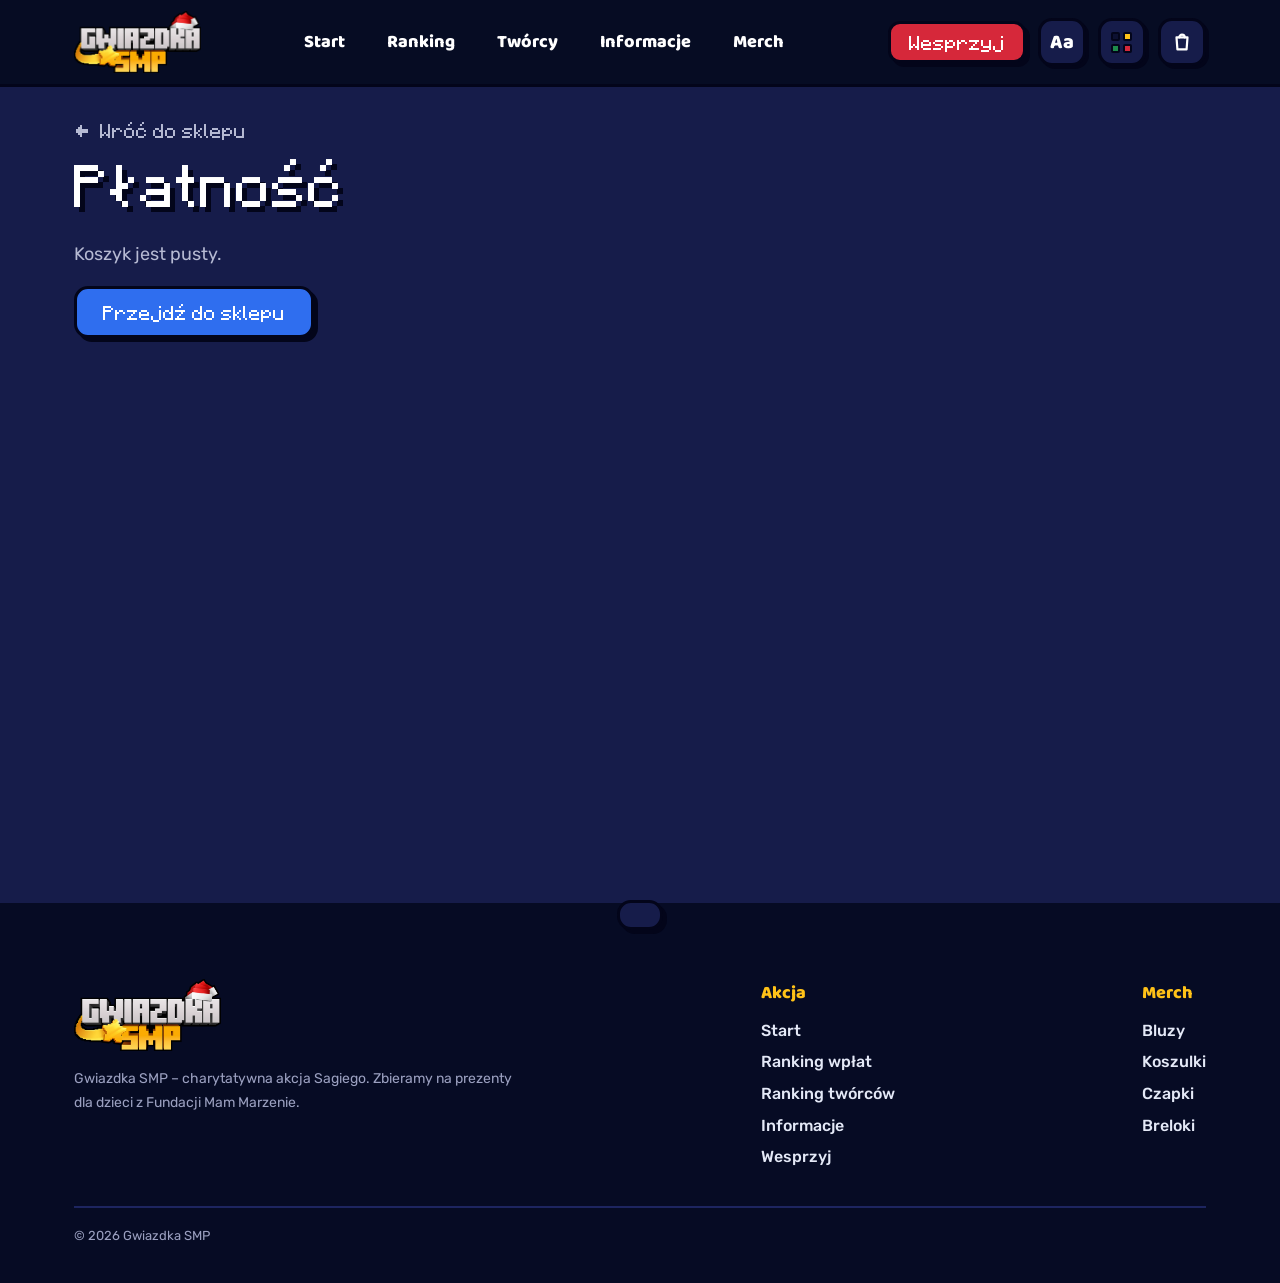
<file: platnosc.html>
<!DOCTYPE html>
<html lang="pl">
<head>
<meta charset="UTF-8">
<meta name="viewport" content="width=device-width, initial-scale=1">
<title>Płatność – merch GWIAZDKA SMP</title>
<meta name="robots" content="noindex">
<link rel="icon" href="logo.webp">
<link rel="preconnect" href="https://fonts.googleapis.com">
<link rel="preconnect" href="https://fonts.gstatic.com" crossorigin>
<link href="https://fonts.googleapis.com/css2?family=Baloo+2:wght@800&family=Poppins:wght@400;500;600;700&family=Rubik:wght@400;500;600;700&display=swap" rel="stylesheet">
<link rel="stylesheet" href="styles.css?v=20261124y">
<script>if(sessionStorage.getItem("wipe")&&!matchMedia("(prefers-reduced-motion: reduce)").matches)document.documentElement.classList.add("wipe-in");sessionStorage.removeItem("wipe");var t=localStorage.getItem("gwiazdka-theme");if(t&&t!=="dark")document.documentElement.dataset.theme=t;if(localStorage.getItem("gwiazdka-font")==="sagi")document.documentElement.dataset.font="sagi";setTimeout(function(){document.documentElement.classList.remove("wipe-in")},1500)</script>
</head>
<body>

<header class="header">
  <div class="wrap header__in">
    <a class="logo" href="index.html" aria-label="Gwiazdka SMP – strona główna"><img src="logo.webp" alt="Gwiazdka SMP" width="127" height="62"></a>
    <nav class="nav" id="nav">
      <a href="index.html#start">Start</a>
      <a href="index.html#ranking">Ranking</a>
      <a href="tworcy.html">Twórcy</a>
      <a href="informacje.html">Informacje</a>
      <a href="merch.html">Merch</a>
    </nav>
    <div class="header__end">
      <a class="btn btn--red btn--sm" href="index.html#wesprzyj" data-link="donate">Wesprzyj</a>
      <button class="icon-btn font-btn" id="fontBtn" aria-label="Czcionki jak na sagi.store" aria-pressed="false"><span aria-hidden="true">Aa</span></button>
      <div class="theme-wrap">
        <button class="icon-btn theme-btn" id="themeBtn" aria-label="Kolory strony" aria-haspopup="true" aria-expanded="false" aria-controls="themes"><i aria-hidden="true"><b style="background:#0c1031"></b><b style="background:#ffc218"></b><b style="background:#1e8b4b"></b><b style="background:#d6283a"></b></i></button>
        <div class="themes" id="themes" role="group" aria-label="Kolory strony" hidden></div>
      </div>
      <a class="icon-btn" href="merch.html#koszyk" aria-label="Koszyk">
        <svg viewBox="0 0 24 24" fill="none" stroke="currentColor" stroke-width="2.4" stroke-linecap="round" stroke-linejoin="round"><path d="M6 7h12l-1 13H7L6 7z"/><path d="M9 7a3 3 0 0 1 6 0"/></svg>
        <span class="cart-count" id="cartCount" hidden>0</span>
      </a>
      <button class="icon-btn burger" id="burger" aria-label="Menu" aria-expanded="false" aria-controls="nav">
        <svg viewBox="0 0 24 24" fill="none" stroke="currentColor" stroke-width="2.6" stroke-linecap="round"><path d="M4 7h16M4 12h16M4 17h16"/></svg>
      </button>
    </div>
  </div>
</header>

<main class="pay">
  <div class="wrap">
    <a class="pay__back" href="merch.html"><svg viewBox="0 0 8 8" shape-rendering="crispEdges" aria-hidden="true"><path d="M1 3h1v2H1zM2 2h1v4H2zM3 1h1v6H3zM4 3h3v2H4z" fill="currentColor"/></svg>Wróć do sklepu</a>
    <h1 class="pay__title">Płatność</h1>

    <div class="pay__empty" id="payEmpty" hidden>
      <p>Koszyk jest pusty.</p>
      <a class="btn btn--blue" href="merch.html">Przejdź do sklepu</a>
    </div>

    <div class="pay__grid" id="payGrid">
      <form class="pay__form" id="payForm" novalidate>
        <fieldset class="pstep">
          <legend><span class="pstep__n">1</span>Twoje dane</legend>
          <div class="fields">
            <label class="field field--wide"><span>Imię i nazwisko</span><input name="name" autocomplete="name" required></label>
            <label class="field"><span>E-mail</span><input name="email" type="email" autocomplete="email" required></label>
            <label class="field"><span>Telefon</span><input name="phone" type="tel" autocomplete="tel" inputmode="tel" pattern="[+0-9 ]{9,15}" required></label>
          </div>
        </fieldset>

        <fieldset class="pstep">
          <legend><span class="pstep__n">2</span>Dostawa</legend>
          <div class="opts" id="shipOpts"></div>
          <div class="fields" data-for="paczkomat">
            <label class="field"><span>Kod paczkomatu</span><input name="locker" autocomplete="off" placeholder="np. WAW22A" pattern="[A-Za-z]{3}[0-9]{2,3}[A-Za-z]{0,2}" required></label>
            <p class="field__help">Kod znajdziesz na mapie paczkomatów InPost, jest też na samym automacie.</p>
          </div>
          <div class="fields" data-for="kurier" hidden>
            <label class="field field--wide"><span>Ulica i numer</span><input name="street" autocomplete="street-address" required></label>
            <label class="field field--zip"><span>Kod pocztowy</span><input name="zip" autocomplete="postal-code" inputmode="numeric" placeholder="00-000" pattern="[0-9]{2}-[0-9]{3}" required></label>
            <label class="field"><span>Miejscowość</span><input name="city" autocomplete="address-level2" required></label>
          </div>
        </fieldset>

        <fieldset class="pstep">
          <legend><span class="pstep__n">3</span>Sposób płatności</legend>
          <div class="opts opts--3">
            <label class="opt"><input type="radio" name="method" value="blik" checked><span class="opt__name">BLIK</span><span class="opt__note">Kod z aplikacji banku</span></label>
            <label class="opt"><input type="radio" name="method" value="przelew"><span class="opt__name">Szybki przelew</span><span class="opt__note">Logujesz się do swojego banku</span></label>
            <label class="opt"><input type="radio" name="method" value="karta"><span class="opt__name">Karta</span><span class="opt__note">Visa albo Mastercard</span></label>
          </div>
          <p class="pstep__note">Płatność dokończysz na stronie operatora. Nie podajesz tu danych karty.</p>
        </fieldset>

        <label class="agree"><input type="checkbox" name="agree" required><span>Akceptuję regulamin sklepu i zasady zwrotów.</span></label>
      </form>

      <aside class="psum" aria-labelledby="sumTitle">
        <h2 id="sumTitle">Twoje zamówienie</h2>
        <ul class="psum__items" id="sumItems"></ul>
        <dl class="psum__rows">
          <div><dt>Produkty</dt><dd id="sumGoods"></dd></div>
          <div><dt>Dostawa</dt><dd id="sumShip"></dd></div>
        </dl>
        <div class="psum__total"><span id="sumTotalLabel">Razem</span><b id="sumTotal"></b></div>
        <button class="btn btn--blue psum__pay" type="submit" form="payForm" id="payBtn">Zapłać</button>
        <p class="psum__hint" id="payHint" aria-live="polite"></p>
        <p class="psum__note">Cały zysk ze sprzedaży trafi do <b>Fundacji Mam Marzenie</b>.</p>
      </aside>
    </div>
  </div>
</main>

<footer class="footer">
  <div class="wrap">
    <div class="footer__cols">
      <div class="footer__brand">
        <img src="logo.webp" alt="Gwiazdka SMP" width="147" height="72" loading="lazy">
        <p>Gwiazdka SMP – charytatywna akcja Sagiego. Zbieramy na prezenty dla dzieci z Fundacji Mam Marzenie.</p>
      </div>
      <div>
        <h4>Akcja</h4>
        <ul>
          <li><a href="index.html#start">Start</a></li>
          <li><a href="index.html#ranking">Ranking wpłat</a></li>
          <li><a href="tworcy.html">Ranking twórców</a></li>
          <li><a href="informacje.html">Informacje</a></li>
          <li><a href="index.html#wesprzyj" data-link="donate">Wesprzyj</a></li>
        </ul>
      </div>
      <div>
        <h4>Merch</h4>
        <ul>
          <li><a href="merch.html#bluzy">Bluzy</a></li>
          <li><a href="merch.html#koszulki">Koszulki</a></li>
          <li><a href="merch.html#czapki">Czapki</a></li>
          <li><a href="merch.html#breloki">Breloki</a></li>
        </ul>
      </div>
    </div>
    <div class="footer__bottom">© 2026 Gwiazdka SMP</div>
  </div>
</footer>

<div class="toast" id="toast" role="status" aria-live="polite"></div>

<script src="common.js?v=20261124y"></script>
<script src="products.js?v=20261124y"></script>
<script src="platnosc.js?v=20261124y"></script>
</body>
</html>
</file>
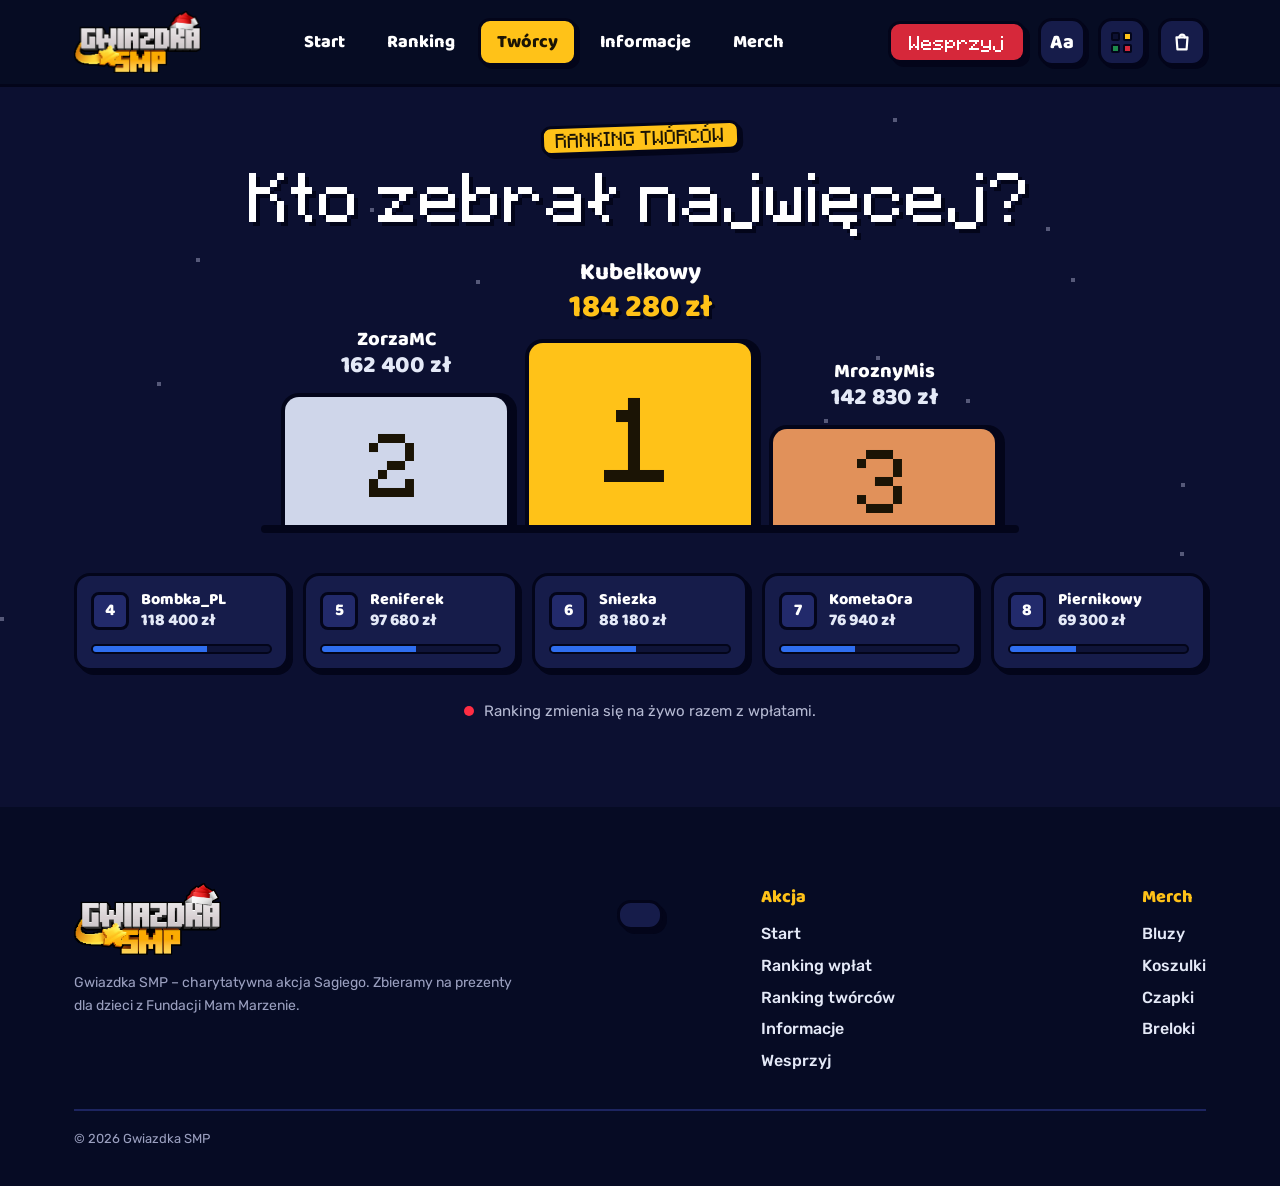
<file: tworcy.html>
<!DOCTYPE html>
<html lang="pl">
<head>
<meta charset="UTF-8">
<meta name="viewport" content="width=device-width, initial-scale=1">
<title>Ranking twórców – Gwiazdka SMP</title>
<meta name="description" content="Ranking twórców Gwiazdki SMP: ile wpłacono podczas streama każdego z twórców.">
<meta name="robots" content="noindex">
<link rel="icon" href="logo.webp">
<link rel="preconnect" href="https://fonts.googleapis.com">
<link rel="preconnect" href="https://fonts.gstatic.com" crossorigin>
<link href="https://fonts.googleapis.com/css2?family=Baloo+2:wght@800&family=Poppins:wght@400;500;600;700&family=Rubik:wght@400;500;600;700&display=swap" rel="stylesheet">
<link rel="stylesheet" href="styles.css?v=20261124y">
<script>if(sessionStorage.getItem("wipe")&&!matchMedia("(prefers-reduced-motion: reduce)").matches)document.documentElement.classList.add("wipe-in");sessionStorage.removeItem("wipe");var t=localStorage.getItem("gwiazdka-theme");if(t&&t!=="dark")document.documentElement.dataset.theme=t;if(localStorage.getItem("gwiazdka-font")==="sagi")document.documentElement.dataset.font="sagi";setTimeout(function(){document.documentElement.classList.remove("wipe-in")},1500)</script>
</head>
<body>

<header class="header">
  <div class="wrap header__in">
    <a class="logo" href="index.html" aria-label="Gwiazdka SMP – strona główna"><img src="logo.webp" alt="Gwiazdka SMP" width="127" height="62"></a>
    <nav class="nav" id="nav">
      <a href="index.html#start">Start</a>
      <a href="index.html#ranking">Ranking</a>
      <a href="tworcy.html" class="active" aria-current="page">Twórcy</a>
      <a href="informacje.html">Informacje</a>
      <a href="merch.html">Merch</a>
    </nav>
    <div class="header__end">
      <a class="btn btn--red btn--sm" href="index.html#wesprzyj" data-link="donate">Wesprzyj</a>
      <button class="icon-btn font-btn" id="fontBtn" aria-label="Czcionki jak na sagi.store" aria-pressed="false"><span aria-hidden="true">Aa</span></button>
      <div class="theme-wrap">
        <button class="icon-btn theme-btn" id="themeBtn" aria-label="Kolory strony" aria-haspopup="true" aria-expanded="false" aria-controls="themes"><i aria-hidden="true"><b style="background:#0c1031"></b><b style="background:#ffc218"></b><b style="background:#1e8b4b"></b><b style="background:#d6283a"></b></i></button>
        <div class="themes" id="themes" role="group" aria-label="Kolory strony" hidden></div>
      </div>
      <a class="icon-btn" href="merch.html#koszyk" aria-label="Koszyk">
        <svg viewBox="0 0 24 24" fill="none" stroke="currentColor" stroke-width="2.4" stroke-linecap="round" stroke-linejoin="round"><path d="M6 7h12l-1 13H7L6 7z"/><path d="M9 7a3 3 0 0 1 6 0"/></svg>
        <span class="cart-count" id="cartCount" hidden>0</span>
      </a>
      <button class="icon-btn burger" id="burger" aria-label="Menu" aria-expanded="false" aria-controls="nav">
        <svg viewBox="0 0 24 24" fill="none" stroke="currentColor" stroke-width="2.6" stroke-linecap="round"><path d="M4 7h16M4 12h16M4 17h16"/></svg>
      </button>
    </div>
  </div>
</header>

<main>
<section class="crew">
  <div class="sky" data-stars aria-hidden="true"></div>
  <div class="wrap crew__in">
    <div class="crew__head">
      <h1 class="crew__tag">Ranking twórców</h1>
      <p class="crew__title">Kto zebrał najwięcej?</p>
    </div>
    <div class="podium" id="podium" aria-label="Miejsca 1–3"></div>
    <ol class="crew__rest" id="rest" start="4" aria-label="Miejsca 4–8"></ol>
    <p class="crew__live"><i aria-hidden="true"></i>Ranking zmienia się na żywo razem z wpłatami.</p>
  </div>
</section>
</main>

<footer class="footer">
  <div class="wrap">
    <div class="footer__cols">
      <div class="footer__brand">
        <img src="logo.webp" alt="Gwiazdka SMP" width="147" height="72" loading="lazy">
        <p>Gwiazdka SMP – charytatywna akcja Sagiego. Zbieramy na prezenty dla dzieci z Fundacji Mam Marzenie.</p>
      </div>
      <div>
        <h4>Akcja</h4>
        <ul>
          <li><a href="index.html#start">Start</a></li>
          <li><a href="index.html#ranking">Ranking wpłat</a></li>
          <li><a href="tworcy.html">Ranking twórców</a></li>
          <li><a href="informacje.html">Informacje</a></li>
          <li><a href="index.html#wesprzyj" data-link="donate">Wesprzyj</a></li>
        </ul>
      </div>
      <div>
        <h4>Merch</h4>
        <ul>
          <li><a href="merch.html#bluzy">Bluzy</a></li>
          <li><a href="merch.html#koszulki">Koszulki</a></li>
          <li><a href="merch.html#czapki">Czapki</a></li>
          <li><a href="merch.html#breloki">Breloki</a></li>
        </ul>
      </div>
    </div>
    <div class="footer__bottom">© 2026 Gwiazdka SMP</div>
  </div>
</footer>

<div class="toast" id="toast" role="status" aria-live="polite"></div>

<script src="common.js?v=20261124y"></script>
<script src="tworcy.js?v=20261124y"></script>
</body>
</html>
</file>
<file: styles.css>
/* Czcionka z interfejsu Minecrafta: Minecraft Standard (Marek Poláček, domena publiczna).
   Jeden piksel litery to 1/6 rozmiaru czcionki, więc rozmiary są podzielne przez 6 (18, 24, 30, 36, 48…).
   Inaczej krawędzie pikseli wypadają między pikselami ekranu i litery się rozmazują. */
@font-face{font-family:"Minecraft";src:url(assets/fonts/MinecraftStandard.otf) format("opentype");font-weight:100 700;font-display:swap}
@font-face{font-family:"Minecraft";src:url(assets/fonts/MinecraftStandardBold.otf) format("opentype");font-weight:800 900;font-display:swap}

/* Gwiazdka SMP – wspólne style obu stron.
   Paleta z pierwotnego projektu (zimowa noc, złoto, czerwień, zieleń choinki),
   charakter inspirowany sagi.store: grube obrysy, twarde cienie, lekko przechylone naklejki. */

:root{
  --bg:#0c1031;
  --bg-2:#161c4a;
  --hdr:#060c23;     /* nagłówek */
  --foot:#060b24;    /* stopka */
  --tile:#1c2560;    /* kafelki statystyk, numery w rankingu, komórki tabel */
  --block:#222a6b;   /* bloki: numery kroków, rozmiary */
  --slot:#2a3482;    /* tło pod zdjęciem produktu */
  --rule:#1d2560;    /* linie podziału */
  --track:#0f1438;   /* tło pasków w rankingu */
  --edge:#2f3a80;    /* obrysy pól i najechanie */
  --sel:#1b2a7a;     /* zaznaczona opcja */
  --deco-far:#10163e;  /* dalekie wzgórza */
  --deco-tree:#131a47; /* choinki */
  --card:#0b1033;
  --line:#03051a;
  --snow:#ffffff;
  --ice:#e4e9f7;
  --muted:#b6bad3;
  --muted-2:#9ba0c0;
  --gold:#ffc218;
  --gold-d:#b98600;
  --red:#d6283a;
  --red-d:#8f1423;
  --pine:#1e8b4b;
  --pine-d:#0f5a2f;
  --blue:#2f6eef;
  --bronze:#e1915a;
  --disp:"Minecraft",system-ui,sans-serif;
  --ds:1; /* mnożnik rozmiaru napisów w --disp; czcionka z gry jest ok. 1,5 raza większa niż Baloo przy tym samym rozmiarze */
  --num:"Baloo 2",system-ui,sans-serif;
  --body:"Rubik",system-ui,sans-serif;
  --pop:cubic-bezier(.3,1.6,.5,1);
  --out:cubic-bezier(.2,.8,.2,1);
}
*{box-sizing:border-box;margin:0;padding:0}
html{scroll-behavior:smooth;scroll-padding-top:92px}
body{font-family:var(--body);color:var(--snow);background:var(--bg);font-size:16px;line-height:1.6;-webkit-font-smoothing:antialiased;overflow-x:hidden;font-variant-ligatures:none;font-synthesis:none}
img{display:block;max-width:100%}
a{color:inherit}
button{font:inherit;color:inherit;background:none;border:0;cursor:pointer}
.wrap{max-width:1180px;margin:0 auto;padding:0 24px}
:focus-visible{outline:3px solid var(--gold);outline-offset:3px}

/* krótki opis akcji pod logo; szczegóły są w zakładce Informacje */
.hero__lead{margin-top:8px;max-width:1010px;font-size:15px;line-height:1.5;color:var(--muted)}
.hero__lead a{font-weight:600;color:var(--gold);text-underline-offset:3px;white-space:nowrap}
.hero__lead a:hover{color:#fff}
/* ranking wpłat zaraz pod startem: wzgórza już przechodzą w kolor tej sekcji */
.hero+.rank{padding-top:40px}

/* nagłówek podstron (Informacje, Ranking twórców): wyrównany do lewej, bez wielkiego wycentrowanego hero */
.phead{position:relative;overflow:hidden;background:var(--bg);padding:36px 0 80px}
.phead__in{position:relative;z-index:1}
.phead h1{font-family:var(--disp);font-weight:700;font-size:calc(36px*var(--ds));line-height:1.25;text-shadow:6px 6px 0 var(--line);max-width:820px}
.phead h1 .gold{color:var(--gold);text-shadow:4px 4px 0 var(--line)}
.phead .lead{margin-top:16px;max-width:640px;font-size:18px;color:var(--ice)}
.rank--page{padding:40px 0 96px}
.how--page{padding-top:24px}
.how--page .steps{max-width:760px}
.rank--page .list{margin-top:24px}


/* ---------- przyciski ---------- */
.btn{
  --c:var(--gold);--t:#1b1405;
  display:inline-flex;align-items:center;justify-content:center;gap:10px;min-height:52px;padding:0 26px;
  font-family:var(--disp);font-weight:700;font-size:calc(12px*var(--ds));line-height:1;text-decoration:none;white-space:nowrap;user-select:none;
  color:var(--t);background:var(--c);border:3px solid var(--line);border-radius:14px;box-shadow:4px 4px 0 var(--line);
  transition:transform .12s ease,box-shadow .12s ease,filter .15s ease
}
.btn:hover{transform:translate(2px,2px);box-shadow:2px 2px 0 var(--line)}
.btn:active{transform:translate(4px,4px);box-shadow:0 0 0 var(--line)}
.btn--red{--c:var(--red);--t:#fff}
.btn--white{--c:#fff;--t:var(--bg)}
.btn--pine{--c:var(--pine);--t:#fff}
.btn--blue{--c:var(--blue);--t:#fff}
.btn--ghost{--c:transparent;--t:#fff;box-shadow:none;border-color:var(--edge)}
.btn--ghost:hover{border-color:var(--gold);color:var(--gold);box-shadow:none}
.btn--sm{min-height:42px;padding:0 18px;font-size:calc(12px*var(--ds));border-radius:12px}
.btn[disabled]{--c:#2a3060;--t:var(--muted-2);box-shadow:none;transform:none;cursor:not-allowed}

.chip{display:inline-flex;align-items:center;gap:8px;min-height:36px;padding:0 14px;border-radius:999px;background:var(--card);border:2px solid var(--edge);font-size:13px;color:var(--muted)}
.chip b{color:#fff;font-weight:700}
.chip .y{color:var(--gold);font-weight:700}
.h2{font-family:var(--disp);font-weight:700;font-size:calc(36px*var(--ds));line-height:1.25}
.lead{margin-top:12px;max-width:620px;font-size:17px;line-height:1.65;color:var(--muted)}
/* Wspólny motyw z Minecrafta: wypukły blok (jasna faza u góry i z lewej, ciemna u dołu i z prawej). */
.bevel{box-shadow:inset 4px 4px 0 rgba(255,255,255,.32),inset -4px -4px 0 rgba(0,0,0,.28)}

/* ---------- nagłówek ---------- */
.header{position:sticky;top:0;z-index:50;background:var(--hdr);border-bottom:3px solid var(--line)}
.header__in{display:flex;align-items:center;justify-content:space-between;gap:16px;height:84px}
.logo{display:block;flex:none;transition:transform .25s var(--pop)}
.logo:hover{transform:rotate(-3deg) scale(1.05)}
.logo img{height:62px;width:auto}
.nav{display:flex;align-items:center;gap:4px}
.nav a{font-family:var(--num);font-weight:800;font-size:18px;text-decoration:none;color:#fff;padding:7px 16px;border-radius:12px;border:3px solid transparent;transition:background .15s ease,color .15s ease,transform .2s var(--pop)}
.nav a:hover{background:rgba(255,255,255,.08);transform:translateY(-2px)}
.nav a.active{background:var(--gold);color:#1b1405;border-color:var(--line);box-shadow:3px 3px 0 var(--line)}
.header__end{display:flex;align-items:center;gap:12px}
.icon-btn{position:relative;width:48px;height:48px;flex:none;display:flex;align-items:center;justify-content:center;color:#fff;background:var(--bg-2);border:3px solid var(--line);border-radius:14px;box-shadow:3px 3px 0 var(--line);text-decoration:none;transition:transform .12s ease,box-shadow .12s ease,background .15s ease}
.icon-btn:hover{transform:translate(2px,2px);box-shadow:1px 1px 0 var(--line);background:var(--block)}
.icon-btn svg{width:22px;height:22px}
.cart-count{position:absolute;right:-9px;top:-9px;min-width:24px;height:24px;padding:0 6px;display:flex;align-items:center;justify-content:center;font-family:var(--num);font-weight:800;font-size:14px;line-height:1;color:#fff;background:var(--red);border:2px solid var(--line);border-radius:999px}
.cart-count[hidden]{display:none}
.burger{display:none}

/* ---------- śnieg i gwiazdy ---------- */
.sky{position:absolute;inset:0;pointer-events:none;overflow:hidden}
.sky .st{position:absolute;width:4px;height:4px;background:#dfe3ff;opacity:.35}
/* schodkowe przejście z bloków między sekcjami */
.ground{position:absolute;left:0;right:0;bottom:-1px;height:56px;pointer-events:none}
.ground svg{width:100%;height:100%;display:block}

/* ---------- hero: logo + tablica z licznikiem ---------- */
.badge{display:inline-block;padding:7px 16px;border-radius:12px;background:var(--gold);color:#1b1405;border:3px solid var(--line);box-shadow:3px 3px 0 var(--line);font-family:var(--num);font-weight:800;font-size:16px;letter-spacing:.05em;text-transform:uppercase;transform:rotate(-2deg)}
.hero{position:relative;overflow:hidden;background:var(--bg);text-align:center;min-height:min(calc(100svh - 84px),980px);display:flex;flex-direction:column;justify-content:center;padding:28px 0 150px}
.hero__center{display:flex;flex-direction:column;align-items:center;min-width:0}

/* ostatnie wpłaty obok licznika */
.hero__in{position:relative;z-index:1;width:100%;max-width:1180px;margin:0 auto;padding:0 24px;display:flex;flex-direction:column;align-items:center}
.hero h1{margin-top:14px;font-family:var(--disp);font-weight:700;font-size:calc(24px*var(--ds));line-height:1.25;white-space:nowrap;text-shadow:3px 3px 0 var(--line)}
.hero h1 .gold{color:var(--gold)}

/* dwa osobne okna jak przechylone naklejki: kwota w lewo, wpłaty w prawo, lekko na siebie nachodzą */
.duo{margin-top:44px;width:100%;display:grid;grid-template-columns:minmax(0,1fr) 380px;align-items:start}
.box{position:relative;display:flex;flex-direction:column;min-width:0;background:var(--bg-2);border:4px solid var(--line);border-radius:26px;box-shadow:10px 10px 0 var(--line);transition:transform .4s var(--pop)}
.box--sum{z-index:1;transform:rotate(-2deg)}
.box--feed{z-index:2;margin:56px 0 0 -26px;transform:rotate(3deg)}
.box--sum:hover{transform:rotate(-.5deg) translateY(-4px)}
.box--feed:hover{transform:rotate(1deg) translateY(-4px)}
.tag{position:absolute;z-index:3;display:inline-flex;align-items:center;gap:10px;font-family:var(--disp);font-weight:700;font-size:calc(12px*var(--ds));text-transform:uppercase;white-space:nowrap;border:3px solid var(--line);border-radius:14px;padding:7px 16px;box-shadow:4px 4px 0 var(--line)}
.tag--live{left:28px;top:-24px;background:var(--red);color:#fff;transform:rotate(-4deg)}
.tag--live .rec{background:#fff;box-shadow:0 0 0 3px var(--line)}
.tag--live .rec::after{border-color:#fff}
.tag--days{right:-18px;top:-20px;background:var(--gold);color:#1b1405;font-size:14px;padding:5px 14px;transform:rotate(6deg)}
.tag--feed{left:18px;top:-22px;background:var(--gold);color:#1b1405;transform:rotate(-5deg)}
.box__body{flex:1;display:flex;flex-direction:column;justify-content:center;padding:46px 34px 32px}
.box__well{position:relative;padding:20px 16px 16px;background:var(--bg);border:3px solid var(--line);border-radius:18px;box-shadow:inset 6px 6px 0 rgba(0,0,0,.35),inset -4px -4px 0 rgba(255,255,255,.05)}
.box__well .counter__num{font-size:clamp(48px,6.4vw,104px)}
.box__for{margin-top:16px;font-family:var(--num);font-weight:800;font-size:clamp(19px,2vw,25px);line-height:1.2;color:#fff}
.box__for b{color:var(--gold)}
/* statystyki jak sloty w ekwipunku */
.stats{list-style:none;display:grid;grid-template-columns:repeat(3,minmax(0,1fr));gap:12px;margin-top:20px}
.stats li{padding:10px 8px 9px;background:var(--tile);border:3px solid var(--line);border-radius:12px;box-shadow:inset 4px 4px 0 rgba(255,255,255,.08),inset -4px -4px 0 rgba(0,0,0,.3)}
.stats li:nth-child(2){transform:rotate(1deg)}
.stats li:nth-child(odd){transform:rotate(-1deg)}
.stats b{display:block;font-family:var(--num);font-weight:800;font-size:clamp(18px,1.9vw,24px);line-height:1.1;color:#fff;white-space:nowrap}
.stats b.tick{animation:tick .5s var(--pop)}
@keyframes tick{40%{color:var(--gold);transform:scale(1.12)}}
.stats span{display:block;margin-top:2px;font-size:13px;font-weight:500;color:var(--muted-2)}
.feed{list-style:none;flex:1;display:flex;flex-direction:column;gap:9px;padding:38px 16px 14px;text-align:left}
.feed li{display:grid;grid-template-columns:auto minmax(0,1fr);align-items:center;gap:12px;padding:8px 10px;background:var(--bg);border:2px solid var(--line);border-radius:12px;box-shadow:3px 3px 0 var(--line);transform:rotate(var(--r,0deg))}
.feed li:nth-child(2n){--r:-1deg}
.feed li:nth-child(2n+1){--r:.8deg}
.feed li.new{animation:feedIn .55s var(--pop),feedFlash 1.8s ease-out}
@keyframes feedIn{from{opacity:0;transform:translateX(18px) scale(.95)}}
@keyframes feedFlash{0%{background:#4a3c08;box-shadow:0 0 0 2px var(--gold)}100%{background:var(--bg);box-shadow:0 0 0 0 var(--gold)}}
.feed .amt{min-width:96px;text-align:center;font-family:var(--num);font-weight:800;font-size:17px;color:#fff;background:var(--pine);border:3px solid var(--line);border-radius:10px;padding:3px 10px;box-shadow:2px 2px 0 var(--line),inset 0 3px 0 rgba(255,255,255,.22);white-space:nowrap}
.feed .amt--mid{background:var(--blue)}
.feed .amt--big{background:var(--gold);color:#1b1405}
.feed .who{min-width:0;font-size:15px;line-height:1.25;color:#fff;font-weight:600;overflow:hidden;text-overflow:ellipsis;white-space:nowrap}
.feed .who small{display:block;font-size:12px;font-weight:400;color:var(--muted-2)}


/* pikselowy księżyc i przygaszony krajobraz w tle */
.moon{position:absolute;right:7%;top:9%;width:72px;height:72px;background:#e9ecf8;opacity:.85;
  clip-path:polygon(25% 0,75% 0,75% 12.5%,87.5% 12.5%,87.5% 25%,100% 25%,100% 75%,87.5% 75%,87.5% 87.5%,75% 87.5%,75% 100%,25% 100%,25% 87.5%,12.5% 87.5%,12.5% 75%,0 75%,0 25%,12.5% 25%,12.5% 12.5%,25% 12.5%);
  box-shadow:inset -14px -10px 0 #c9cfe6}
.land{position:absolute;left:0;right:0;bottom:-1px;height:190px;pointer-events:none}
.land svg{width:100%;height:100%;display:block}
.hero__logo{width:clamp(200px,22vw,320px);height:auto;filter:drop-shadow(0 14px 0 rgba(3,5,26,.55))}
.rec{position:relative;flex:none;width:16px;height:16px;border-radius:50%;background:#ff2d43;box-shadow:0 0 0 3px var(--line)}
.rec::after{content:"";position:absolute;inset:-3px;border-radius:50%;border:3px solid #ff2d43;animation:rec 1.6s ease-out infinite}
@keyframes rec{0%{transform:scale(1);opacity:.9}100%{transform:scale(2.4);opacity:0}}
.counter__num{display:inline-block;font-family:var(--num);font-weight:800;font-size:clamp(46px,6.8vw,108px);line-height:1;letter-spacing:-.01em;color:var(--gold);white-space:nowrap;font-variant-numeric:tabular-nums;text-shadow:0 5px 0 var(--gold-d),5px 10px 0 var(--line)}
.counter__num.bump{animation:numBump .5s var(--pop)}
@keyframes numBump{35%{transform:scale(1.035)}}
.sticker{position:absolute;display:flex;align-items:center;gap:9px;font-family:var(--num);font-weight:800;font-size:16px;letter-spacing:.05em;text-transform:uppercase;border:3px solid var(--line);border-radius:12px;padding:4px 14px;box-shadow:3px 3px 0 var(--line);white-space:nowrap}
/* wpłata „wpada” z góry do tablicy */
.burst{position:absolute;left:50%;top:-8px;z-index:2;font-family:var(--num);font-weight:800;font-size:22px;color:#fff;background:var(--pine);border:3px solid var(--line);border-radius:12px;padding:2px 12px;box-shadow:3px 3px 0 var(--line);pointer-events:none;white-space:nowrap;animation:burst 1.6s var(--out) forwards}
.burst svg{width:20px;height:20px;vertical-align:-3px;margin-left:6px}
@keyframes burst{0%{opacity:0;transform:translate(var(--bx,-50%),-80px) scale(.8) rotate(var(--br,0deg))}20%{opacity:1;transform:translate(var(--bx,-50%),-52px) scale(1.06) rotate(var(--br,0deg))}62%{opacity:1;transform:translate(var(--bx,-50%),6px) scale(1) rotate(0)}100%{opacity:0;transform:translate(var(--bx,-50%),46px) scale(.45)}}
.hero__btns{display:flex;justify-content:center;flex-wrap:wrap;gap:16px;margin-top:22px}
.hero__btns .btn{min-height:58px;padding:0 30px;font-size:calc(18px*var(--ds))}

/* ---------- jak to działa ---------- */
.how{position:relative;background:var(--bg-2);padding:32px 0 88px}
.how__grid{display:grid;grid-template-columns:minmax(0,5fr) minmax(0,7fr);gap:48px 72px;align-items:start}
.how__head{position:sticky;top:120px}
.how__head .lead+.lead{margin-top:14px}
.steps{list-style:none;display:flex;flex-direction:column}
.step{display:grid;grid-template-columns:72px minmax(0,1fr);gap:22px;align-items:start;padding:26px 0;border-bottom:3px dashed var(--rule)}
.step:first-child{padding-top:6px}
.step:last-child{border-bottom:0}
.step__n{width:72px;height:72px;display:grid;place-items:center;font-family:var(--num);font-weight:800;font-size:34px;color:#fff;text-shadow:3px 3px 0 rgba(0,0,0,.35);background:var(--block);border:3px solid var(--line);border-radius:6px;box-shadow:4px 4px 0 var(--line),inset 5px 5px 0 rgba(255,255,255,.3),inset -5px -5px 0 rgba(0,0,0,.28);transform:rotate(var(--r,0deg));transition:transform .3s var(--pop)}
.step:hover .step__n{transform:rotate(0) scale(1.06)}
.step--key{margin:0 -18px;padding:24px 18px;background:var(--bg);border:3px solid var(--gold);border-radius:20px;box-shadow:6px 6px 0 var(--line)}
.step--key h3{font-size:calc(24px*var(--ds))}
.step--key .step__n{background:var(--red)}
.step h3 mark{background:none;color:#1b1405;padding:0 8px;background:var(--gold);border-radius:8px;box-shadow:3px 3px 0 var(--line);display:inline-block;transform:rotate(-2deg)}
.step h3{font-family:var(--disp);font-weight:700;font-size:calc(18px*var(--ds));line-height:1.25;margin-top:4px}
.step p{margin-top:6px;color:var(--muted);font-size:16px;line-height:1.6;max-width:520px}

/* ---------- ranking ---------- */
.rank{position:relative;background:var(--bg-2);padding:104px 0 88px}
.rank .row{background:var(--bg)}
.rank .row__track{background:var(--track)}
.rank__head{display:flex;align-items:flex-end;justify-content:space-between;flex-wrap:wrap;gap:16px 32px}
.rank__head .btn{flex:none}
.rank__grid{margin-top:48px}
.rank__main{min-width:0}
/* miejsca 1–3: lider na całą szerokość, 2. i 3. obok siebie */
.champs{display:grid;grid-template-columns:repeat(2,minmax(0,1fr));gap:20px}
.champ{position:relative;overflow:hidden;display:grid;grid-template-columns:auto minmax(0,1fr);grid-template-areas:"p i" "p a";align-items:center;column-gap:18px;row-gap:4px;padding:18px 22px;background:var(--c);color:#1b1405;border:3px solid var(--line);border-radius:20px;box-shadow:6px 6px 0 var(--line),inset 6px 6px 0 rgba(255,255,255,.3),inset -6px -6px 0 rgba(0,0,0,.12);transition:transform .3s var(--pop)}
.champ:hover{transform:translateY(-4px) rotate(-.5deg)}
.champ--1{grid-column:1/-1;grid-template-columns:auto minmax(0,1fr) auto;grid-template-areas:"p i a";padding:26px 32px;--c:var(--gold)}
.champ--2{--c:#e4e9f7}
.champ--3{--c:#f0a46a}
.champ--1::after{content:"";position:absolute;top:-30%;bottom:-30%;left:-30%;width:18%;background:rgba(255,255,255,.45);transform:skewX(-20deg);animation:shine 3.6s ease-in-out infinite;pointer-events:none}
.champ__place{grid-area:p;font-family:var(--disp);font-weight:700;font-size:calc(42px*var(--ds));line-height:.85;color:var(--line);text-shadow:4px 4px 0 rgba(255,255,255,.45);min-width:46px;text-align:center}
.champ--1 .champ__place{font-size:calc(66px*var(--ds));min-width:70px}
.champ__info{grid-area:i;min-width:0}
.champ__name{font-family:var(--num);font-weight:800;font-size:24px;line-height:1.1;white-space:nowrap;overflow:hidden;text-overflow:ellipsis}
.champ--1 .champ__name{font-size:clamp(30px,3vw,42px)}
.champ__amt{grid-area:a;font-family:var(--num);font-weight:800;font-size:clamp(26px,2.4vw,32px);line-height:1;white-space:nowrap}
.champ--1 .champ__amt{font-size:clamp(36px,4vw,56px);text-shadow:3px 3px 0 rgba(255,255,255,.45)}
.js .champs .champ{opacity:0;transform:translateY(24px)}
.js .champs.in .champ{opacity:1;transform:none;transition:opacity .5s ease,transform .6s var(--pop)}
.js .champs.in .champ--2{transition-delay:.12s}
.js .champs.in .champ--3{transition-delay:.24s}
.js .champs.in .champ:hover{transform:translateY(-4px) rotate(-.5deg);transition-delay:0s}
.list{list-style:none;margin-top:36px;display:grid;grid-template-columns:repeat(2,minmax(0,1fr));grid-template-rows:repeat(9,auto);grid-auto-flow:column;gap:12px 24px}
.row{position:relative;display:grid;grid-template-columns:44px minmax(0,1fr) auto;align-items:center;gap:16px;background:var(--bg-2);border:3px solid var(--line);border-radius:16px;box-shadow:4px 4px 0 var(--line);padding:9px 20px 9px 12px}
.row.hit{animation:rowHit 1s var(--out)}
@keyframes rowHit{0%{background:var(--edge)}100%{background:var(--bg)}}
.row__n{width:40px;height:40px;display:grid;place-items:center;font-family:var(--num);font-weight:800;font-size:18px;color:var(--gold);background:var(--tile);border:2px solid var(--line);border-radius:6px;box-shadow:inset 3px 3px 0 rgba(255,255,255,.12),inset -3px -3px 0 rgba(0,0,0,.35)}
.row__name{font-weight:700;font-size:16px;line-height:1.2;white-space:nowrap;overflow:hidden;text-overflow:ellipsis}
/* pasek jak pasek doświadczenia (XP) z Minecrafta: segmenty i jasna górna krawędź */
.row__track{margin-top:7px;height:12px;background:var(--track);border:2px solid var(--line);overflow:hidden}
.row__bar{height:100%;background:linear-gradient(rgba(255,255,255,.4) 0 3px,transparent 3px) ,var(--gold);transition:width .8s var(--out);
  -webkit-mask:repeating-linear-gradient(90deg,#000 0 22px,transparent 22px 25px);mask:repeating-linear-gradient(90deg,#000 0 22px,transparent 22px 25px)}
.row__amt{font-family:var(--num);font-weight:800;font-size:19px;white-space:nowrap;text-align:right;min-width:96px}
.plus{position:absolute;right:16px;top:-15px;font-family:var(--num);font-weight:800;font-size:15px;color:#fff;background:var(--pine);border:2.5px solid var(--line);border-radius:10px;padding:0 10px;pointer-events:none;animation:plusUp 1.4s var(--out) forwards}
@keyframes plusUp{0%{opacity:0;transform:translateY(8px) scale(.6)}20%{opacity:1;transform:none}75%{opacity:1}100%{opacity:0;transform:translateY(-14px)}}


/* ---------- merch na stronie głównej ---------- */
.mband{position:relative;background:var(--bg);padding:84px 0 72px;overflow:hidden}
.mband .btn{margin-top:26px}
.mband__grid{display:grid;grid-template-columns:minmax(0,5fr) minmax(0,7fr);gap:40px 48px;align-items:center}
.mband__text{min-width:0}
.mtitle{font-family:var(--num);font-weight:800;font-size:clamp(22px,2.4vw,30px);letter-spacing:.14em;text-transform:uppercase;line-height:1.05;color:#fff;text-shadow:3px 3px 0 var(--line)}
.mtitle span{display:block;margin-top:6px;font-family:var(--disp);font-weight:700;text-transform:none;font-size:calc(36px*var(--ds));line-height:1.25;color:var(--gold);text-shadow:6px 6px 0 var(--line)}
.mband .lead{font-size:18px;color:var(--ice)}
.mband .btn{margin-top:22px}
.mband .lead{margin-top:14px}

/* informacja o fundacji: celowo wyróżniona poświatą, przesuwającym się błyskiem i bijącym sercem */
.profit{position:relative;display:inline-flex;align-items:center;gap:12px;margin-top:16px;padding:10px 20px 10px 14px;overflow:hidden;font-family:var(--num);font-weight:800;font-size:clamp(17px,1.6vw,20px);line-height:1.2;color:#1b1405;background:var(--gold);border:3px solid var(--line);border-radius:14px;text-align:left;text-decoration:none;animation:glow 2.4s ease-in-out infinite}
@keyframes glow{0%,100%{box-shadow:4px 4px 0 var(--line),0 0 0 0 rgba(255,194,24,0)}50%{box-shadow:4px 4px 0 var(--line),0 0 26px 6px rgba(255,194,24,.55)}}
.profit::after{content:"";position:absolute;top:-20%;bottom:-20%;left:-40%;width:28%;background:rgba(255,255,255,.55);transform:skewX(-20deg);animation:shine 3.2s ease-in-out infinite}
@keyframes shine{0%,55%{left:-40%}85%,100%{left:120%}}
.profit svg{flex:none;width:30px;height:30px;animation:beat 1.2s ease-in-out infinite}
@keyframes beat{0%,100%{transform:scale(1)}15%{transform:scale(1.22)}30%{transform:scale(.96)}45%{transform:scale(1.12)}}
.profit--center{justify-content:center;text-align:center;margin-left:auto;margin-right:auto}
.profit--big{display:flex;margin-top:22px;padding:14px 22px 14px 16px;font-size:clamp(18px,1.8vw,22px);border-radius:16px;max-width:680px}
.profit--big svg{width:40px;height:40px}
.profit b{font-weight:800;text-decoration:underline;text-decoration-thickness:3px;text-underline-offset:4px}
.phero .profit{color:#1b1405;margin-top:16px}
.profit span,.profit svg{position:relative;z-index:1}

/* merch na stronie głównej: same ubrania przesuwające się po scenie */
.flow{position:relative;display:block;min-width:0;text-decoration:none;color:#fff}
.flow__stage{position:relative;display:block;height:300px;overflow:hidden}
.flow__item{position:absolute;left:50%;top:10px;width:290px;height:290px;margin-left:-145px;object-fit:contain;object-position:50% 100%;transform-origin:50% 100%;filter:drop-shadow(8px 12px 0 rgba(3,5,26,.55));transition:transform .9s cubic-bezier(.4,0,.2,1),opacity .9s ease;opacity:0;transform:translateX(420px) scale(.3)}
.flow__item[data-pos="0"]{opacity:1;transform:none;z-index:3}
.flow__item[data-pos="1"]{opacity:.45;transform:translateX(240px) scale(.55);z-index:2}
.flow__item[data-pos="-1"]{opacity:.45;transform:translateX(-240px) scale(.55);z-index:2}
.flow__item[data-pos="2"]{opacity:0;transform:translateX(420px) scale(.3)}
.flow__item[data-pos="-2"]{opacity:0;transform:translateX(-420px) scale(.3)}
.flow:hover .flow__item[data-pos="0"]{transform:scale(1.05) rotate(-3deg)}
.flow__label{display:flex;flex-direction:column;align-items:center;gap:2px;margin-top:14px;text-align:center}
.flow__name{font-family:var(--disp);font-weight:700;font-size:calc(24px*var(--ds));text-shadow:3px 3px 0 var(--line)}
.flow__price{font-family:var(--num);font-weight:800;font-size:22px;color:var(--gold)}
.flow__name.in,.flow__price.in{animation:labelIn .6s var(--pop)}
@keyframes labelIn{from{opacity:0;transform:translateY(10px)}}

/* ---------- CTA ---------- */
.cta{position:relative;background:var(--red);text-align:center;padding:96px 0 88px;overflow:hidden}
.cta .h2{max-width:720px;margin:0 auto}
.cta p{margin:14px auto 0;max-width:600px;font-size:17px;color:#ffe7ea}
.cta__btns{display:flex;justify-content:center;flex-wrap:wrap;gap:16px;margin-top:28px}
.cap{position:absolute;left:0;right:0;top:-1px;height:28px;pointer-events:none}
.cap svg{width:100%;height:100%;display:block}


/* ---------- stopka ---------- */
.footer{position:relative;background:var(--foot);padding:76px 0 36px}
.footer__cols{display:flex;flex-wrap:wrap;justify-content:space-between;gap:36px 56px}
.footer__brand{flex:1 1 300px;max-width:440px}
.footer__brand img{height:72px;width:auto}
.footer__brand p{margin-top:16px;font-size:14px;line-height:1.7;color:var(--muted-2)}
.footer h4{font-family:var(--num);font-weight:800;font-size:18px;color:var(--gold)}
.footer ul{list-style:none;margin-top:10px;display:flex;flex-direction:column;gap:6px}
.footer ul a{text-decoration:none;font-weight:500;color:var(--ice)}
.footer ul a:hover{color:#fff;text-decoration:underline;text-underline-offset:4px}
.footer__bottom{margin-top:36px;padding-top:18px;border-top:2px solid var(--rule);font-size:13px;color:var(--muted-2)}

/* ---------- toast ---------- */
.toast{position:fixed;left:50%;bottom:24px;z-index:120;transform:translate(-50%,180%);max-width:calc(100% - 32px);background:var(--bg-2);color:#fff;border:3px solid var(--line);border-radius:14px;box-shadow:4px 4px 0 var(--line);padding:12px 20px;font-weight:600;font-size:15px;transition:transform .35s var(--pop)}
.toast.show{transform:translate(-50%,0)}


/* =================== MERCH (podstrona) =================== */
.phero{position:relative;overflow:hidden;background:var(--bg);padding:30px 0 86px}
/* gwiazda betlejemska: powoli przelatuje w oddali */
.comet{position:absolute;left:0;top:14%;width:150px;height:auto;opacity:0;pointer-events:none;animation:comet 16s linear infinite;animation-delay:2s}
@keyframes comet{0%{transform:translate(-20vw,0);opacity:0}8%{opacity:.55}55%{opacity:.55}70%{transform:translate(110vw,90px);opacity:0}100%{transform:translate(110vw,90px);opacity:0}}
.phero__in{position:relative;z-index:1;display:flex;flex-direction:column;align-items:center;text-align:center}
.phero__kicker{font-family:var(--num);font-weight:800;font-size:clamp(20px,2.2vw,28px);letter-spacing:.12em;text-transform:uppercase;color:#fff;text-shadow:3px 3px 0 var(--line)}
.phero h1{margin-top:2px;font-family:var(--disp);font-weight:700;font-size:calc(60px*var(--ds));line-height:1.25;color:var(--gold);text-shadow:7px 7px 0 var(--line)}
.phero__text{margin-top:14px;max-width:560px;font-size:16px;font-weight:500;color:var(--muted)}
.filters{display:flex;flex-wrap:wrap;gap:10px}
.filter{min-height:48px;padding:0 20px;font-family:var(--disp);font-weight:700;font-size:calc(12px*var(--ds));color:#fff;background:var(--bg);border:3px solid var(--line);border-radius:12px;box-shadow:3px 3px 0 var(--line);transition:transform .12s ease,box-shadow .12s ease,background .15s}
.filter:hover{transform:translate(2px,2px);box-shadow:1px 1px 0 var(--line)}
.filter[aria-pressed=true]{background:var(--blue);color:#fff}
dialog{border:0;padding:0;background:none;color:#fff;max-width:none;max-height:none}
dialog::backdrop{background:rgba(3,5,26,.7)}
.sizetab{margin-top:18px;width:100%;border-collapse:collapse;font-size:14px;text-align:center}
.sizetab caption{text-align:left;font-family:var(--num);font-weight:800;font-size:17px;margin-bottom:8px}
.sizetab th,.sizetab td{border:2px solid var(--line);padding:6px 4px}
.sizetab th{background:var(--card);color:var(--gold);font-weight:700}
.sizetab td{background:var(--tile)}

.drawer{margin:0 0 0 auto;height:100dvh;width:min(440px,100vw);background:var(--bg-2);border-left:3px solid var(--line);flex-direction:column}
.drawer[open]{display:flex;animation:drawerIn .35s var(--out)}
@keyframes drawerIn{from{transform:translateX(100%)}}
.drawer__head{display:flex;align-items:center;justify-content:space-between;padding:20px 22px;border-bottom:3px solid var(--line)}
.drawer__head h2{font-family:var(--disp);font-weight:700;font-size:calc(18px*var(--ds))}
.drawer__items{flex:1;overflow:auto;padding:18px 22px;list-style:none;display:flex;flex-direction:column;gap:14px}
.ci{display:grid;grid-template-columns:72px minmax(0,1fr) auto;gap:12px;align-items:center;background:var(--card);border:3px solid var(--line);border-radius:16px;box-shadow:3px 3px 0 var(--line);padding:10px}
.ci img{width:72px;height:72px;object-fit:contain;padding:6px;background:var(--slot);border:2px solid var(--line);border-radius:10px}
.ci b{display:block;font-family:var(--num);font-weight:800;font-size:17px;line-height:1.15}
.ci small{font-size:13px;color:var(--muted-2)}
.qty{display:flex;align-items:center;gap:6px;margin-top:6px}
.qty button{width:30px;height:30px;border:2.5px solid var(--line);border-radius:8px;background:var(--bg-2);font-family:var(--disp);font-weight:700;font-size:calc(12px*var(--ds));line-height:1}
.qty button:hover{background:var(--block)}
.qty span{min-width:22px;text-align:center;font-weight:700}
.ci__price{font-family:var(--num);font-weight:800;font-size:18px;color:var(--gold);white-space:nowrap;text-align:right}
.ci__rm{display:block;margin:6px 0 0 auto;font-size:12px;color:var(--muted-2);text-decoration:underline}
.drawer__empty{padding:40px 22px;text-align:center;color:var(--muted)}
.drawer__foot{padding:18px 22px 22px;border-top:3px solid var(--line);background:var(--card)}
.drawer__sum{display:flex;justify-content:space-between;align-items:baseline;font-family:var(--num);font-weight:800;font-size:24px}
.drawer__sum span:last-child{font-family:var(--num);font-weight:800;color:var(--gold)}
.drawer__foot .btn{margin-top:14px;width:100%;min-height:56px;font-size:calc(18px*var(--ds))}

/* wejście na stronę merchu: napisy wskakują po kolei */
.phero__in>*{animation:heroIn .7s var(--pop) both}
.phero__in>:nth-child(2){animation-delay:.08s}
.phero__in>.profit{animation:heroIn .7s var(--pop) .18s both,glow 2.4s ease-in-out infinite}
.phero__in>:nth-child(4){animation-delay:.28s}
@keyframes heroIn{from{opacity:0;transform:translateY(22px) scale(.94)}}

/* ---------- przymierzalnia: scena z obracanym produktem, opis obok, wybór produktu pod spodem ---------- */
.room{position:relative;background:var(--bg-2);padding:34px 0 96px}
.room__head{display:flex;align-items:flex-end;justify-content:space-between;flex-wrap:wrap;gap:18px 24px;margin-bottom:32px}
.room__box{display:grid;grid-template-columns:minmax(0,1.2fr) minmax(0,1fr);background:var(--bg);border:4px solid var(--line);border-radius:30px;box-shadow:10px 10px 0 var(--line)}

.stage{position:relative;min-height:620px;border-right:4px solid var(--line);border-radius:26px 0 0 26px;overflow:hidden;cursor:grab;touch-action:pan-y;user-select:none;-webkit-user-select:none;background:#fff}
.stage:focus-visible{outline-offset:-6px}
.stage.is-grab{cursor:grabbing}

.stage__scene{position:absolute;left:0;right:0;top:24px;bottom:52px;z-index:1;display:flex;flex-direction:column;align-items:center;justify-content:center}
.spin{position:relative;z-index:2;flex:none;width:470px;height:470px;margin-bottom:-8px;transition:height .3s var(--out);perspective:1100px;pointer-events:none}
.spin__card{position:absolute;inset:0;transform-style:preserve-3d;will-change:transform}
/* płótno 3D jest większe od pola produktu, żeby przy obrocie i falowaniu nic się nie ucięło */
.spin__gl{position:absolute;left:-70px;top:-60px;width:calc(100% + 140px);height:calc(100% + 74px);pointer-events:none}
.spin:not(.is-gl) .spin__gl,.is-gl .spin__card{display:none}
.face,.edge{position:absolute;inset:0;width:100%;height:100%;object-fit:contain;object-position:50% 100%;-webkit-user-drag:none}
.face{backface-visibility:hidden;-webkit-backface-visibility:hidden}
.face--a{transform:translateZ(5px)}
.face--b{transform:rotateY(180deg) translateZ(5px)}
.edge{transform:translateZ(var(--z));filter:brightness(.3) saturate(.6)}
.is-back .edge{transform:translateZ(var(--z)) scaleX(-1)}
.is-sold .face{filter:grayscale(1) brightness(.75)}
.is-sold .edge{filter:grayscale(1) brightness(.25)}


.shadow{position:relative;z-index:1;display:block;width:300px;height:26px;background:radial-gradient(closest-side,rgba(12,16,49,.22),rgba(12,16,49,0))}
.stage__sold{position:absolute;z-index:3;left:50%;top:26px;font-family:var(--disp);font-weight:700;font-size:calc(18px*var(--ds));color:#fff;background:var(--red);border:3px solid var(--line);border-radius:12px;padding:4px 16px;box-shadow:4px 4px 0 var(--line);transform:translateX(-50%) rotate(-3deg)}
.stage__sold[hidden]{display:none}
.stage__hint{position:absolute;z-index:3;left:0;right:0;bottom:22px;text-align:center;font-size:14px;color:#7a809f;pointer-events:none;transition:opacity .4s ease}
.stage__hint.is-gone{opacity:0}
.stage__arrow{position:absolute;z-index:3;top:calc(50% - 60px);display:grid;place-items:center;width:54px;height:54px;color:#fff;background:var(--bg-2);border:3px solid var(--line);border-radius:14px;box-shadow:4px 4px 0 var(--line);transition:transform .12s ease,box-shadow .12s ease,background .15s}
.stage__arrow svg{width:24px;height:24px}
.stage .stage__arrow{color:#0c1031;background:#fff}
.stage .stage__arrow:hover{color:#fff;background:var(--blue)}
.stage__arrow:hover{background:var(--blue);transform:translate(2px,2px);box-shadow:2px 2px 0 var(--line)}
.stage__arrow--prev{left:20px}
.stage__arrow--next{right:20px}

.info{display:flex;flex-direction:column;min-width:0;padding:44px 42px 38px}
.info__badge{align-self:flex-start;margin-bottom:-4px;font-family:var(--disp);font-weight:700;font-size:calc(12px*var(--ds));line-height:1.3;color:#fff;background:var(--red);border:3px solid var(--line);border-radius:9px;padding:2px 11px;box-shadow:2px 2px 0 var(--line);transform:rotate(-2deg)}
.info__name{margin-top:14px;font-family:var(--disp);font-weight:700;font-size:calc(36px*var(--ds));line-height:1.25;text-shadow:3px 3px 0 var(--line)}
.info__price{margin-top:12px;font-family:var(--num);font-weight:800;font-size:40px;line-height:1;color:var(--gold)}
.info__price.is-sold{color:var(--muted-2);text-decoration:line-through;text-decoration-thickness:3px}
.info__desc{margin-top:16px;font-size:17px;line-height:1.6;color:var(--muted)}
.info__spec{display:grid;grid-template-columns:repeat(2,minmax(0,1fr));gap:12px 20px;margin-top:20px;padding-top:16px;border-top:3px solid var(--rule)}
.info__spec dt{font-size:13px;color:var(--muted-2)}
.info__spec dd{font-size:16px;font-weight:600;line-height:1.35;color:var(--ice)}
.info__row{display:flex;align-items:baseline;justify-content:space-between;gap:12px;margin-top:22px}
.info__lab{font-family:var(--disp);font-weight:700;font-size:calc(12px*var(--ds))}
.info__tab{font-family:var(--num);font-weight:800;font-size:14px;color:var(--muted);text-decoration:underline;text-underline-offset:3px}
.info__tab:hover,.info__tab[aria-expanded=true]{color:#fff}
.sizes{display:grid;grid-template-columns:repeat(6,minmax(0,1fr));gap:8px;margin-top:10px}
.size{height:52px;font-family:var(--num);font-weight:800;font-size:16px;color:#fff;background:var(--block);border:3px solid var(--line);border-radius:8px;box-shadow:inset 3px 3px 0 rgba(255,255,255,.12),inset -3px -3px 0 rgba(0,0,0,.3),0 4px 0 var(--line);transition:transform .1s ease,box-shadow .1s ease,background .15s}
.size:hover:not([disabled]){background:var(--edge)}
.size[aria-pressed=true]{background:var(--blue);transform:translateY(3px);box-shadow:inset 3px 3px 0 rgba(255,255,255,.25),inset -3px -3px 0 rgba(0,0,0,.25),0 1px 0 var(--line)}
.size[disabled]{opacity:.4;cursor:not-allowed}
/* tabela rozmiarów rozwija się płynnie: wysokość przez grid 0fr → 1fr, tabela lekko zjeżdża */
.stab{display:grid;grid-template-rows:0fr;transition:grid-template-rows .42s var(--out)}
.stab>div{min-height:0;overflow:hidden}
.stab .sizetab{opacity:0;transform:translateY(-10px);transition:opacity .25s ease,transform .42s var(--out)}
.stab.is-open{grid-template-rows:1fr}
.stab.is-open .sizetab{opacity:1;transform:none;transition-delay:.06s}
.info .sizetab{margin-top:12px}
.info .sizetab caption{font-size:14px;color:var(--muted)}
.info__hint{min-height:22px;margin-top:auto;padding-top:14px;font-size:14px;font-weight:600;color:#ff8d98}
.info__buy{width:100%;min-height:64px;margin-top:6px;font-size:calc(18px*var(--ds))}

.rail{list-style:none;display:grid;grid-template-columns:repeat(7,minmax(0,1fr));gap:16px;margin-top:34px}
.rail li[hidden]{display:none}
.slot{display:flex;flex-direction:column;align-items:center;gap:6px;width:100%;text-align:center}
.slot__pic{position:relative;display:block;width:100%;aspect-ratio:1;margin-bottom:4px;background:var(--slot);border:3px solid var(--line);border-radius:16px;box-shadow:4px 4px 0 var(--line),inset 0 -12px 0 rgba(3,5,26,.22);transition:transform .25s var(--pop),box-shadow .2s ease,background .2s ease}
.slot__pic img{position:absolute;inset:14%;width:72%;height:72%;object-fit:contain;transition:transform .3s var(--pop)}
.slot:hover .slot__pic{transform:translateY(-4px)}
.slot:hover .slot__pic img{transform:scale(1.08) rotate(-4deg)}
.slot[aria-current=true] .slot__pic{background:var(--blue);transform:translateY(-6px) rotate(-3deg);box-shadow:6px 8px 0 var(--line),inset 0 -12px 0 rgba(3,5,26,.22)}
.slot__name{font-family:var(--disp);font-weight:600;font-size:calc(12px*var(--ds));line-height:1.25;color:var(--muted)}
.slot:hover .slot__name,.slot[aria-current=true] .slot__name{color:#fff}
.slot__price{font-family:var(--num);font-weight:800;font-size:17px;line-height:1;color:var(--gold)}
.slot--sold .slot__pic img{filter:grayscale(1);opacity:.5}
.slot--sold .slot__price{color:var(--muted-2)}

/* przejście między stronami: ekran zakrywają i odkrywają pikselowe bloki */
.wipe-in body{visibility:hidden}
.wipe{position:fixed;inset:0;z-index:300;display:grid;grid-template-columns:repeat(var(--cols),1fr);grid-auto-rows:var(--size);pointer-events:none;visibility:visible}
.wipe i{transform:scale(0);transition:transform .2s var(--out) var(--d)}
.wipe--full i,.wipe--in i{transform:scale(1.04)}
.wipe--full i{transition:none}
.wipe--in{pointer-events:auto}

/* ---------- płatność: formularz po lewej, podsumowanie przyklejone po prawej ---------- */
.pay{background:var(--bg-2);padding:34px 0 96px;min-height:calc(100svh - 84px)}
.pay__back{display:inline-flex;align-items:center;gap:10px;font-family:var(--disp);font-weight:700;font-size:calc(12px*var(--ds));color:var(--muted);text-decoration:none}
.pay__back svg{width:16px;height:16px}
.pay__back:hover{color:#fff}
.pay__title{margin-top:14px;font-family:var(--disp);font-weight:700;font-size:calc(36px*var(--ds));line-height:1.25;text-shadow:5px 5px 0 var(--line)}
.pay__empty{margin-top:34px;display:flex;flex-direction:column;align-items:flex-start;gap:18px;font-size:18px;color:var(--muted)}
.pay__empty[hidden],.pay__grid[hidden]{display:none}
.pay__grid{display:grid;grid-template-columns:minmax(0,1fr) 400px;gap:48px;align-items:start;margin-top:34px}

.pstep{border:0;padding:0 0 30px;margin:0 0 30px;border-bottom:3px solid var(--rule);min-width:0}
.pstep legend{display:flex;align-items:center;gap:14px;padding:0;font-family:var(--disp);font-weight:700;font-size:calc(18px*var(--ds))}
.pstep__n{display:grid;place-items:center;width:44px;height:44px;color:#fff;font-family:var(--num);font-weight:800;font-size:22px;background:var(--block);border:3px solid var(--line);border-radius:6px;box-shadow:3px 3px 0 var(--line),inset 3px 3px 0 rgba(255,255,255,.2),inset -3px -3px 0 rgba(0,0,0,.28)}
.pstep__note{margin-top:14px;font-size:14px;color:var(--muted-2)}

.fields{display:grid;grid-template-columns:repeat(2,minmax(0,1fr));gap:16px 18px;margin-top:20px}
.fields[hidden]{display:none}
.field{display:flex;flex-direction:column;gap:7px;min-width:0}
.field--wide{grid-column:1/-1}
.field>span{font-size:15px;font-weight:600;color:var(--ice)}
.field input{height:52px;padding:0 14px;font:500 17px var(--body);color:#fff;background:var(--bg);border:3px solid var(--line);border-radius:10px;box-shadow:inset 0 3px 0 rgba(0,0,0,.35);transition:border-color .15s ease,background .15s ease}
.field input::placeholder{color:#5b628f}
.field input:hover{border-color:var(--edge)}
.field input:focus{outline:0;border-color:var(--blue);background:var(--card)}
.field.is-bad input{border-color:#ff6b7a}
.field__err{font-size:14px;font-weight:600;color:#ff8d98}
.field__help{grid-column:1/-1;margin-top:-6px;font-size:14px;color:var(--muted-2)}

.opts{display:grid;grid-template-columns:repeat(2,minmax(0,1fr));gap:12px;margin-top:20px}
.opts--3{grid-template-columns:repeat(3,minmax(0,1fr))}
.opt{position:relative;display:flex;flex-direction:column;gap:4px;padding:14px 16px 14px 46px;background:var(--bg);border:3px solid var(--line);border-radius:12px;box-shadow:3px 3px 0 var(--line);cursor:pointer;transition:transform .12s ease,box-shadow .12s ease,background .15s ease}
.opt:hover{background:var(--edge)}
.opt input{position:absolute;left:14px;top:17px;appearance:none;-webkit-appearance:none;width:20px;height:20px;margin:0;background:var(--bg-2);border:3px solid var(--edge);border-radius:4px}
.opt input:checked{background:var(--gold);border-color:var(--line);box-shadow:inset 0 0 0 3px var(--bg)}
.opt input:focus-visible{outline:3px solid var(--gold);outline-offset:2px}
.opt:has(input:checked){background:var(--sel);border-color:var(--line);transform:translate(2px,2px);box-shadow:1px 1px 0 var(--line)}
.opt__name{font-family:var(--disp);font-weight:700;font-size:calc(12px*var(--ds));line-height:1.25}
.opt__note{font-size:14px;line-height:1.4;color:var(--muted)}
.opt__price{font-family:var(--num);font-weight:800;font-size:16px;color:var(--gold)}

.agree{display:flex;flex-wrap:wrap;align-items:center;gap:12px;font-size:16px;color:var(--ice);cursor:pointer}
.agree input{appearance:none;-webkit-appearance:none;flex:none;width:26px;height:26px;margin:0;background:var(--bg);border:3px solid var(--line);border-radius:6px;box-shadow:2px 2px 0 var(--line);cursor:pointer}
.agree input:checked{background:var(--blue) url("data:image/svg+xml,%3Csvg xmlns='http://www.w3.org/2000/svg' viewBox='0 0 8 8' shape-rendering='crispEdges'%3E%3Cpath d='M1 4h1v1H1zM2 5h1v1H2zM3 4h1v1H3zM4 3h1v1H4zM5 2h1v1H5zM6 1h1v1H6z' fill='white'/%3E%3C/svg%3E") center/16px no-repeat}
.agree input:focus-visible{outline:3px solid var(--gold);outline-offset:2px}
.agree .field__err{flex-basis:100%;padding-left:38px}

.psum{position:sticky;top:104px;background:var(--bg);border:4px solid var(--line);border-radius:22px;box-shadow:8px 8px 0 var(--line);padding:26px 24px 22px}
.psum h2{font-family:var(--disp);font-weight:700;font-size:calc(18px*var(--ds))}
.psum__items{list-style:none;display:flex;flex-direction:column;gap:14px;margin-top:18px;padding-bottom:18px;border-bottom:3px solid var(--rule)}
.pitem{display:grid;grid-template-columns:64px minmax(0,1fr) auto;gap:14px;align-items:start}
.pitem__pic{position:relative;width:64px;height:64px;background:var(--slot);border:3px solid var(--line);border-radius:10px}
.pitem__pic img{position:absolute;inset:10%;width:80%;height:80%;object-fit:contain}
.pitem__body b{display:block;font-family:var(--disp);font-weight:700;font-size:calc(12px*var(--ds));line-height:1.25}
.pitem__body small{font-size:14px;color:var(--muted-2)}
.pitem__price{font-family:var(--num);font-weight:800;font-size:17px;white-space:nowrap}
.psum__rows{display:flex;flex-direction:column;gap:8px;margin-top:16px;font-size:16px}
.psum__rows div{display:flex;justify-content:space-between;gap:12px}
.psum__rows dt{color:var(--muted)}
.psum__rows dd{font-family:var(--num);font-weight:800}
.psum__total{display:flex;justify-content:space-between;align-items:baseline;gap:12px;margin-top:16px;padding-top:16px;border-top:3px solid var(--rule);font-size:17px;font-weight:600}
.psum__total b{font-family:var(--num);font-weight:800;font-size:32px;line-height:1;color:var(--gold)}
.psum__pay{width:100%;min-height:62px;margin-top:20px;font-size:calc(18px*var(--ds))}
.psum__pay span{font-family:var(--num);font-weight:800;font-size:21px}
.psum__hint{min-height:22px;margin-top:10px;font-size:14px;font-weight:600;color:#ff8d98}
.psum__note{font-size:14px;color:var(--muted)}
.psum__note b{color:#fff}


/* ---------- ranking twórców: podium z bloków (miejsca 1–3) i kafelki (4–8) ---------- */
.crew{position:relative;overflow:hidden;background:var(--bg);padding:36px 0 84px}
.crew__in{position:relative;z-index:1}
.crew__head{display:flex;flex-direction:column;align-items:center;text-align:center}
.crew__tag{font-family:var(--disp);font-weight:700;font-size:calc(12px*var(--ds));line-height:1.3;text-transform:uppercase;color:#1b1405;background:var(--gold);border:3px solid var(--line);border-radius:10px;padding:4px 12px;box-shadow:3px 3px 0 var(--line);transform:rotate(-2deg)}
.crew__title{margin-top:16px;font-family:var(--disp);font-weight:700;font-size:calc(42px*var(--ds));line-height:1.2;text-shadow:4px 4px 0 var(--line)}
.crew__live{display:flex;align-items:center;justify-content:center;gap:10px;margin-top:28px;font-size:15px;color:var(--muted)}
.crew__live i{flex:none;width:10px;height:10px;border-radius:50%;background:#ff2d43;animation:livePulse 1.6s ease-out infinite}
@keyframes livePulse{0%{box-shadow:0 0 0 0 rgba(255,45,67,.6)}70%,100%{box-shadow:0 0 0 9px rgba(255,45,67,0)}}

.podium{display:grid;grid-template-columns:repeat(3,minmax(0,230px));justify-content:center;align-items:end;column-gap:14px;margin-top:40px}
.pod{display:flex;flex-direction:column;align-items:center;min-width:0;text-align:center;--c:#cfd6ea;--sh:132px}
.pod[data-place="1"]{--c:var(--gold);--sh:186px;z-index:1}
.pod[data-place="3"]{--c:var(--bronze);--sh:100px}
.pod__name{max-width:100%;padding:0 8px;font-family:var(--num);font-weight:800;font-size:20px;line-height:1.2;white-space:nowrap;overflow:hidden;text-overflow:ellipsis}
.pod__amt{position:relative;margin:2px 0 14px;font-family:var(--num);font-weight:800;font-size:24px;line-height:1.1;white-space:nowrap;color:var(--ice)}
.pod[data-place="1"] .pod__name{font-size:24px}
.pod[data-place="1"] .pod__amt{font-size:32px;color:var(--gold);text-shadow:3px 3px 0 var(--line)}
/* stopień: gładki kolor, gruby obrys i twardy cień jak reszta strony, bez tekstury */
.pod__step{display:grid;place-items:center;width:100%;height:var(--sh);background:var(--c);border:4px solid var(--line);border-bottom:0;border-radius:18px 18px 0 0;box-shadow:6px 0 0 var(--line)}
.pod__place{font-family:var(--disp);font-weight:700;font-size:calc(54px*var(--ds));line-height:1;color:#1b1405}
.pod[data-place="1"] .pod__place{font-size:calc(72px*var(--ds))}
.podium::after{content:"";grid-column:1/-1;height:8px;margin:0 -20px;background:var(--line);border-radius:4px}

.crew__rest{list-style:none;display:grid;grid-template-columns:repeat(5,minmax(0,1fr));gap:14px;margin-top:40px}
.rest{position:relative;display:grid;grid-template-columns:auto minmax(0,1fr);grid-template-areas:"n name" "n amt" "bar bar";column-gap:12px;row-gap:2px;align-items:center;padding:14px 14px 14px;background:var(--bg-2);border:3px solid var(--line);border-radius:16px;box-shadow:4px 4px 0 var(--line)}
.rest__n{grid-area:n;display:grid;place-items:center;width:38px;height:38px;font-family:var(--num);font-weight:800;font-size:17px;color:#fff;background:var(--block);border:3px solid var(--line);border-radius:8px}
.rest__name{grid-area:name;font-family:var(--num);font-weight:800;font-size:16px;line-height:1.2;white-space:nowrap;overflow:hidden;text-overflow:ellipsis}
.rest__amt{grid-area:amt;font-family:var(--num);font-weight:800;font-size:17px;line-height:1.2;white-space:nowrap;color:var(--ice)}
.rest__track{grid-area:bar;display:block;height:10px;margin-top:10px;background:var(--track);border:2px solid var(--line);border-radius:6px;overflow:hidden}
.rest__bar{display:block;height:100%;background:var(--blue);transition:width .7s var(--out)}

.crew__plus{position:absolute;left:50%;bottom:100%;z-index:2;margin-bottom:4px;font-family:var(--num);font-weight:800;font-size:14px;line-height:1.3;color:#fff;text-shadow:none;background:var(--pine);border:2px solid var(--line);border-radius:8px;padding:1px 8px;white-space:nowrap;pointer-events:none;animation:crewPlus 1.5s ease-out forwards}
.rest .crew__plus{left:auto;right:10px;bottom:auto;top:-14px;margin:0}
.pod .crew__plus{left:100%;bottom:auto;top:50%;margin:-12px 0 0 8px;animation-name:crewPlusR}
@keyframes crewPlus{0%{opacity:0;transform:translate(-50%,8px)}15%{opacity:1;transform:translate(-50%,0)}75%{opacity:1}100%{opacity:0;transform:translate(-50%,-16px)}}
.rest .crew__plus{animation-name:crewPlusR}
@keyframes crewPlusR{0%{opacity:0;transform:translateY(8px)}15%{opacity:1;transform:none}75%{opacity:1}100%{opacity:0;transform:translateY(-14px)}}
[data-theme=light] .crew__title{text-shadow:none}
[data-theme=light] .pod[data-place="2"]{--c:#e4e9f7}
[data-theme=light] .rest{background:#fff}

/* ---------- responsywność ---------- */
@media (max-width:1280px){
  .list{grid-template-columns:1fr;grid-template-rows:none;grid-auto-flow:row}
}
@media (max-width:1100px){
  .duo{grid-template-columns:1fr;max-width:760px;margin-left:auto;margin-right:auto}
  .box--feed{margin:44px 12px 0;transform:rotate(1.5deg)}
  .box--sum{transform:rotate(-1deg)}
  .rank__grid{grid-template-columns:1fr}
}
@media (max-width:1024px){
  .podium{grid-template-columns:repeat(3,minmax(0,210px))}
  .pay__grid{grid-template-columns:1fr;gap:34px}
  .psum{position:static}
  .room__box{grid-template-columns:1fr}
  .stage{min-height:660px;border-right:0;border-bottom:4px solid var(--line);border-radius:26px 26px 0 0}
  .rail{display:flex;overflow-x:auto;scroll-snap-type:x mandatory;gap:14px;margin:30px -24px 0;padding:8px 24px 14px;scrollbar-width:none}
  .rail::-webkit-scrollbar{display:none}
  .rail li{flex:none;width:136px;scroll-snap-align:start}
  .mband__grid{grid-template-columns:1fr}
  .list{grid-template-columns:1fr;grid-template-rows:none;grid-auto-flow:row}
}
@media (max-width:900px){
  .crew__rest{grid-template-columns:repeat(2,minmax(0,1fr))}
  .nav{display:none;position:absolute;top:100%;left:0;right:0;flex-direction:column;align-items:stretch;gap:8px;background:var(--hdr);border-bottom:3px solid var(--line);padding:14px 16px 18px}
  .nav.open{display:flex}
  .nav a{text-align:center;min-height:48px;display:flex;align-items:center;justify-content:center}
  .burger{display:flex}
  .header__end>.btn{display:none}
  .how__grid{grid-template-columns:1fr}
  .how__head{position:static}
}
@media (max-width:640px){
  .wrap{padding:0 16px}
  .crew{padding:24px 0 64px}
  .crew__title{font-size:calc(30px*var(--ds))}
  .podium{grid-template-columns:repeat(3,minmax(0,1fr));column-gap:8px;margin-top:30px}
  .pod{--sh:92px}
  .pod[data-place="1"]{--sh:128px}
  .pod[data-place="3"]{--sh:70px}
  .pod__name,.pod[data-place="1"] .pod__name{font-size:14px;padding:0 4px}
  .pod__amt{font-size:16px;margin-bottom:10px}
  .pod[data-place="1"] .pod__amt{font-size:19px;text-shadow:2px 2px 0 var(--line)}
  .pod__place{font-size:calc(36px*var(--ds))}
  .pod[data-place="1"] .pod__place{font-size:calc(48px*var(--ds))}
  .podium::after{margin:0 -6px;height:6px}
  .pod__step{border-radius:12px 12px 0 0;box-shadow:4px 0 0 var(--line)}
  .crew__rest{grid-template-columns:1fr;gap:10px;margin-top:30px}
  .hero h1{white-space:normal}
  .hero h1 .gold{white-space:nowrap}
  .shadow{width:200px}
  .hero h1{font-size:calc(18px*var(--ds))}
  .hero__btns .btn{font-size:calc(18px*var(--ds))}
  .h2{font-size:calc(30px*var(--ds))}
  .phead{padding:32px 0 80px}
  .phead h1{font-size:calc(24px*var(--ds));text-shadow:4px 4px 0 var(--line)}
  .hero__lead{font-size:14px}
  .pay{padding:24px 0 80px}
  .fields,.opts,.opts--3{grid-template-columns:1fr}
  .psum{padding:22px 16px 18px;border-radius:18px;box-shadow:6px 6px 0 var(--line)}
  .header__in{height:72px}
  .logo img{height:50px}
  .icon-btn{width:44px;height:44px}
  html{scroll-padding-top:80px}
  .hero{min-height:calc(100svh - 72px);padding:28px 0 120px}
  .hero__in{padding:0 16px}
  .moon{display:none}
  .land{height:120px}
  .sticker{font-size:13px;padding:3px 10px}
  .box__well .counter__num{font-size:clamp(40px,12vw,56px);text-shadow:0 4px 0 var(--gold-d),4px 7px 0 var(--line)}
  .box{border-radius:20px;box-shadow:6px 6px 0 var(--line);animation:none}
  .box__body{padding:40px 14px 20px}
  .tag{font-size:calc(12px*var(--ds));padding:5px 10px}
  .stats{gap:8px}
  .stats b{font-size:16px}
  .stats span{font-size:12px}
  .tag--live{left:12px}
  .tag--days{right:-6px;top:-46px;font-size:12px}
  .box--feed{margin:40px 6px 0}
  .box__well{padding:14px 8px 10px}
  .feed{padding:32px 12px 14px}
  .badge{font-size:11px;padding:7px 12px}
  .hero__btns .btn{width:100%}
  .how{padding:24px 0 90px}
  .step{grid-template-columns:56px minmax(0,1fr);gap:16px}
  .step__n{width:56px;height:56px;font-size:28px}
  .step h3{font-size:calc(18px*var(--ds))}
  .rank,.mband{padding:90px 0}
  .champs{grid-template-columns:1fr;gap:14px}
  .champ,.champ--1,.champ--2,.champ--3{grid-template-columns:auto minmax(0,1fr);grid-template-areas:"p i" "p a";padding:14px 16px;column-gap:12px}
  .champ__place{font-size:calc(30px*var(--ds));min-width:32px}
  .champ--1 .champ__place{font-size:calc(42px*var(--ds))}
  .champ__name,.champ--1 .champ__name{font-size:20px}
  .champ__amt{font-size:24px}
  .champ--1 .champ__amt{font-size:30px}
  .rank__head .btn{width:100%}
  .list{grid-template-columns:1fr;grid-template-rows:none;grid-auto-flow:row}
  .row{grid-template-columns:28px minmax(0,1fr);gap:10px;padding:9px 12px 10px 8px;border-radius:14px}
  .row__n{width:30px;height:30px;font-size:14px}
  .row__name{font-size:15px;padding-right:92px}
  .row__amt{grid-column:2;grid-row:1;align-self:start;justify-self:end;min-width:0;font-size:16px;line-height:1.2}
  .row__mid{grid-column:2;grid-row:1}
  .mini{grid-template-columns:repeat(2,minmax(0,1fr))}
  .cta{padding:80px 0 90px}
  .cta__btns .btn{width:100%}
  .phero{padding:48px 0 100px}
  .phero h1{font-size:calc(30px*var(--ds));text-shadow:4px 4px 0 var(--line)}
  .mtitle span{font-size:calc(24px*var(--ds));text-shadow:4px 4px 0 var(--line)}
  .comet{width:100px}
  .flow__stage{height:220px}
  .flow__item{width:210px;height:210px;margin-left:-105px}
  .flow__item[data-pos="1"]{transform:translateX(150px) scale(.5)}
  .flow__item[data-pos="-1"]{transform:translateX(-150px) scale(.5)}
  .step--key{margin:0 -8px;padding:18px 8px}
}
@media (max-width:640px){
  .room{padding:22px 0 80px}
  .room__head{margin-bottom:22px}
  .room__box{border-radius:22px;box-shadow:6px 6px 0 var(--line)}
  .stage{min-height:440px;border-radius:18px 18px 0 0}
  .stage__scene{top:40px;bottom:44px}
  .spin{width:270px;height:270px}
  .stage__arrow{width:44px;height:44px;top:calc(50% - 50px)}
  .stage__arrow--prev{left:10px}
  .stage__arrow--next{right:10px}
  .stage__sold{top:60px;font-size:calc(12px*var(--ds))}
  .info{padding:24px 18px 22px}
  .sizes{grid-template-columns:repeat(3,minmax(0,1fr))}
  .info__buy{font-size:calc(18px*var(--ds));padding:0 18px}
  .rail{margin:24px -16px 0;padding:8px 16px 14px}
  .rail li{width:116px}
  .slot__name{font-size:calc(12px*var(--ds))}
}
@media (prefers-reduced-motion:reduce){
  html{scroll-behavior:auto}
  *,*::before,*::after{animation:none!important;transition:none!important}
  .js .champs .champ{opacity:1;transform:none}
  .comet{opacity:.5;transform:translate(62vw,30px)}
}

/* ================= BIAŁY MOTYW (do porównania) =================
   Włączany przyciskiem w nagłówku, zapamiętany w localStorage („gwiazdka-theme”).
   Obrysy i twarde cienie zostają czarne, tło i tekst się odwracają.
   Ciemne zostają: ekran licznika (złota kwota potrzebuje kontrastu) i stopka. */
[data-theme=light]{
  --bg:#f3f6fc;
  --bg-2:#e4eaf7;
  --card:#fff;
  --snow:#0c1031;
  --ice:#1f2654;
  --muted:#4a5179;
  --muted-2:#646b90;
  --hdr:#fff;--foot:#060b24;--tile:#e4eaf7;--block:#222a6b;--slot:#dfe6f6;--rule:#d3dbef;--track:#dde3f2;--edge:#c9d2ea;--sel:#dbe5ff;
  --deco-far:#e8edf8;--deco-tree:#d6deef;
}
[data-theme=light] .header{background:#fff}
[data-theme=light] .nav a,[data-theme=light] .icon-btn{color:var(--snow)}
[data-theme=light] .nav a:hover{background:rgba(12,16,49,.06)}
[data-theme=light] .nav a.active{color:#1b1405}
[data-theme=light] .icon-btn:hover,[data-theme=light] .qty button:hover{background:var(--bg-2)}
[data-theme=light] .nav{background:#fff}
[data-theme=light] .sky .st{background:#c3cde6;opacity:.7}
[data-theme=light] .moon{display:none}
[data-theme=light] .hero__lead a:hover,[data-theme=light] .info__tab:hover,[data-theme=light] .info__tab[aria-expanded=true],
[data-theme=light] .slot:hover .slot__name,[data-theme=light] .slot[aria-current=true] .slot__name,[data-theme=light] .pay__back:hover,
[data-theme=light] .psum__note b,[data-theme=light] .box__for,[data-theme=light] .stats b,[data-theme=light] .feed .who,
[data-theme=light] .mtitle,[data-theme=light] .flow,[data-theme=light] .phero__kicker,[data-theme=light] .filter,
[data-theme=light] .stage__arrow,[data-theme=light] .toast,[data-theme=light] dialog,[data-theme=light] .field input{color:var(--snow)}
[data-theme=light] .filter[aria-pressed=true]{color:#fff}
[data-theme=light] .hero h1{text-shadow:none}
[data-theme=light] .hero h1 .gold{text-shadow:3px 3px 0 var(--line)}
/* nagłówki: ciemny tekst bez czarnego cienia (na jasnym tle cień zlewa się z literami) */
[data-theme=light] :is(.h2,.phead h1,.info__name,.pay__title,.flow__name,.phero__kicker,.mtitle,.room__head .h2){text-shadow:none}
[data-theme=light] .box{background:#fff}
[data-theme=light] .box__well{background:#0c1031}
[data-theme=light] .stats li{background:var(--bg-2);box-shadow:inset 4px 4px 0 rgba(255,255,255,.7),inset -4px -4px 0 rgba(12,16,49,.08)}
[data-theme=light] .feed li{background:var(--bg)}
[data-theme=light] .step{border-bottom-color:#c9d2ea}
[data-theme=light] .rank .row{background:#fff}
[data-theme=light] .rank .row__track,[data-theme=light] .row__track{background:#dde3f2}
[data-theme=light] .sizetab th{background:var(--bg-2);color:var(--snow)}
[data-theme=light] .sizetab td{background:#fff}
[data-theme=light] :is(.slot__pic,.pitem__pic,.ci img){background:#dfe6f6}
[data-theme=light] .slot[aria-current=true] .slot__pic{background:var(--blue)}
[data-theme=light] :is(.info__spec,.psum__total){border-top-color:#d3dbef}
[data-theme=light] :is(.psum__items,.pstep){border-bottom-color:#d3dbef}
[data-theme=light] .field input{background:#fff;box-shadow:inset 0 3px 0 rgba(12,16,49,.08)}
[data-theme=light] .field input::placeholder{color:#8a91b4}
[data-theme=light] .field input:focus{background:#fff}
[data-theme=light] .opt{background:#fff}
[data-theme=light] .opt:hover{background:var(--bg)}
[data-theme=light] .opt:has(input:checked){background:#dbe5ff}
[data-theme=light] .cta{color:#fff}
/* stopka zostaje ciemna, więc wracają w niej ciemne kolory */
[data-theme=light] .footer{--ice:#e4e9f7;--muted:#b6bad3;--muted-2:#9ba0c0;--snow:#fff;color:#fff}
[data-theme=light] dialog::backdrop{background:rgba(12,16,49,.45)}

/* złoty tekst na białym jest za jasny: w tym motywie ciemniejsze złoto */
[data-theme=light] :is(.box__for b,.hero__lead a,.flow__price,.info__price,.slot__price,.psum__total b,.ci__price,.drawer__sum span:last-child){color:#9a6a00}
[data-theme=light] .feed li.new{animation:feedIn .55s var(--pop),feedFlashLight 1.8s ease-out}
@keyframes feedFlashLight{0%{background:#fff1bf;box-shadow:0 0 0 2px var(--gold)}100%{background:var(--bg);box-shadow:0 0 0 0 var(--gold)}}


/* ================= CZCIONKI JAK NA SAGI.STORE (do porównania) =================
   Przycisk „Aa” w nagłówku, wybór w localStorage („gwiazdka-font”).
   Nagłówki, przyciski i liczby w Baloo 2, tekst w Poppins. Napisy w --disp rosną 1,5 raza, żeby zachować proporcje. */
[data-font=sagi]{--disp:"Baloo 2",system-ui,sans-serif;--body:"Poppins",system-ui,sans-serif;--ds:1.5}
[data-font=sagi] :is(.tag,.step h3,.btn,.filter,.opt__name,.slot__name,.info__lab){letter-spacing:0}
[data-font=sagi] .tag{font-size:20px}
[data-font=sagi] .tag--days{font-size:16px}
/* przycisk pokazuje „Aa” w czcionce, na którą się przełączy */
.font-btn span{font-family:"Baloo 2",system-ui,sans-serif;font-weight:800;font-size:20px;line-height:1}
[data-font=sagi] .font-btn span{font-family:"Minecraft",system-ui,sans-serif;font-weight:400;font-size:18px}

/* ================= MOTYWY KOLORÓW (do porównania) =================
   Wybór w nagłówku (paleta), zapamiętany w localStorage („gwiazdka-theme”). Złoto zostaje we wszystkich.
   Choinka: ciemna zieleń, przyciski czerwone. Piernik: ciepły brąz, przyciski zielone.
   Mikołaj: głęboka czerwień, przyciski i wezwanie do wpłaty zielone. */
[data-theme=pine]{
  --bg:#0b2117;--bg-2:#11301f;--card:#0a1d14;--hdr:#06160e;--foot:#05120b;
  --tile:#174029;--block:#1c4d32;--slot:#235c3d;--rule:#1a4430;--track:#071a10;--edge:#2b6a47;--sel:#215c3c;
  --ice:#e6f3ea;--muted:#b5cfbe;--muted-2:#93b5a0;--blue:#d6283a;
  --deco-far:#0e2a1c;--deco-tree:#123423;
}
[data-theme=ginger]{
  --bg:#1f140d;--bg-2:#2c1c12;--card:#1a110b;--hdr:#150d08;--foot:#110a06;
  --tile:#3b2618;--block:#4a2f1d;--slot:#5c3b24;--rule:#3e291a;--track:#150d08;--edge:#6a4529;--sel:#5c3b24;
  --ice:#f7eadf;--muted:#d8c1ab;--muted-2:#b99e85;--blue:#1e8b4b;
  --deco-far:#26180f;--deco-tree:#2a1b11;
}
[data-theme=red]{
  --bg:#3b0b13;--bg-2:#4f111c;--card:#330910;--hdr:#2a070d;--foot:#21050a;
  --tile:#651a29;--block:#6f1d2d;--slot:#802538;--rule:#62172a;--track:#2a070d;--edge:#93304a;--sel:#802538;
  --ice:#fde9ec;--muted:#ebbec5;--muted-2:#cf9aa3;--red:#1e8b4b;--red-d:#0f5a2f;--blue:#1e8b4b;
  --deco-far:#460e18;--deco-tree:#4a101a;
}

/* wybór motywu: przycisk z paletą w nagłówku i lista kolorów pod nim */
.theme-wrap{position:relative}
.theme-btn i{display:grid;grid-template-columns:repeat(2,9px);gap:3px}
.theme-btn i b{width:9px;height:9px;border:2px solid var(--line);border-radius:2px}
.themes{position:absolute;right:0;top:calc(100% + 10px);z-index:60;display:flex;flex-direction:column;gap:6px;min-width:190px;padding:10px;background:var(--bg-2);border:3px solid var(--line);border-radius:14px;box-shadow:6px 6px 0 var(--line)}
.themes[hidden]{display:none}
.themes button{display:flex;align-items:center;gap:12px;padding:8px 10px;border-radius:10px;font-family:var(--num);font-weight:800;font-size:16px;color:var(--snow);text-align:left}
.themes button:hover{background:var(--tile)}
.themes button[aria-pressed=true]{background:var(--tile);box-shadow:inset 0 0 0 2px var(--gold)}
.themes .sw{display:flex;flex:none;width:44px;height:22px;border:2px solid var(--line);border-radius:6px;overflow:hidden}
.themes .sw b{flex:1}
</file>
